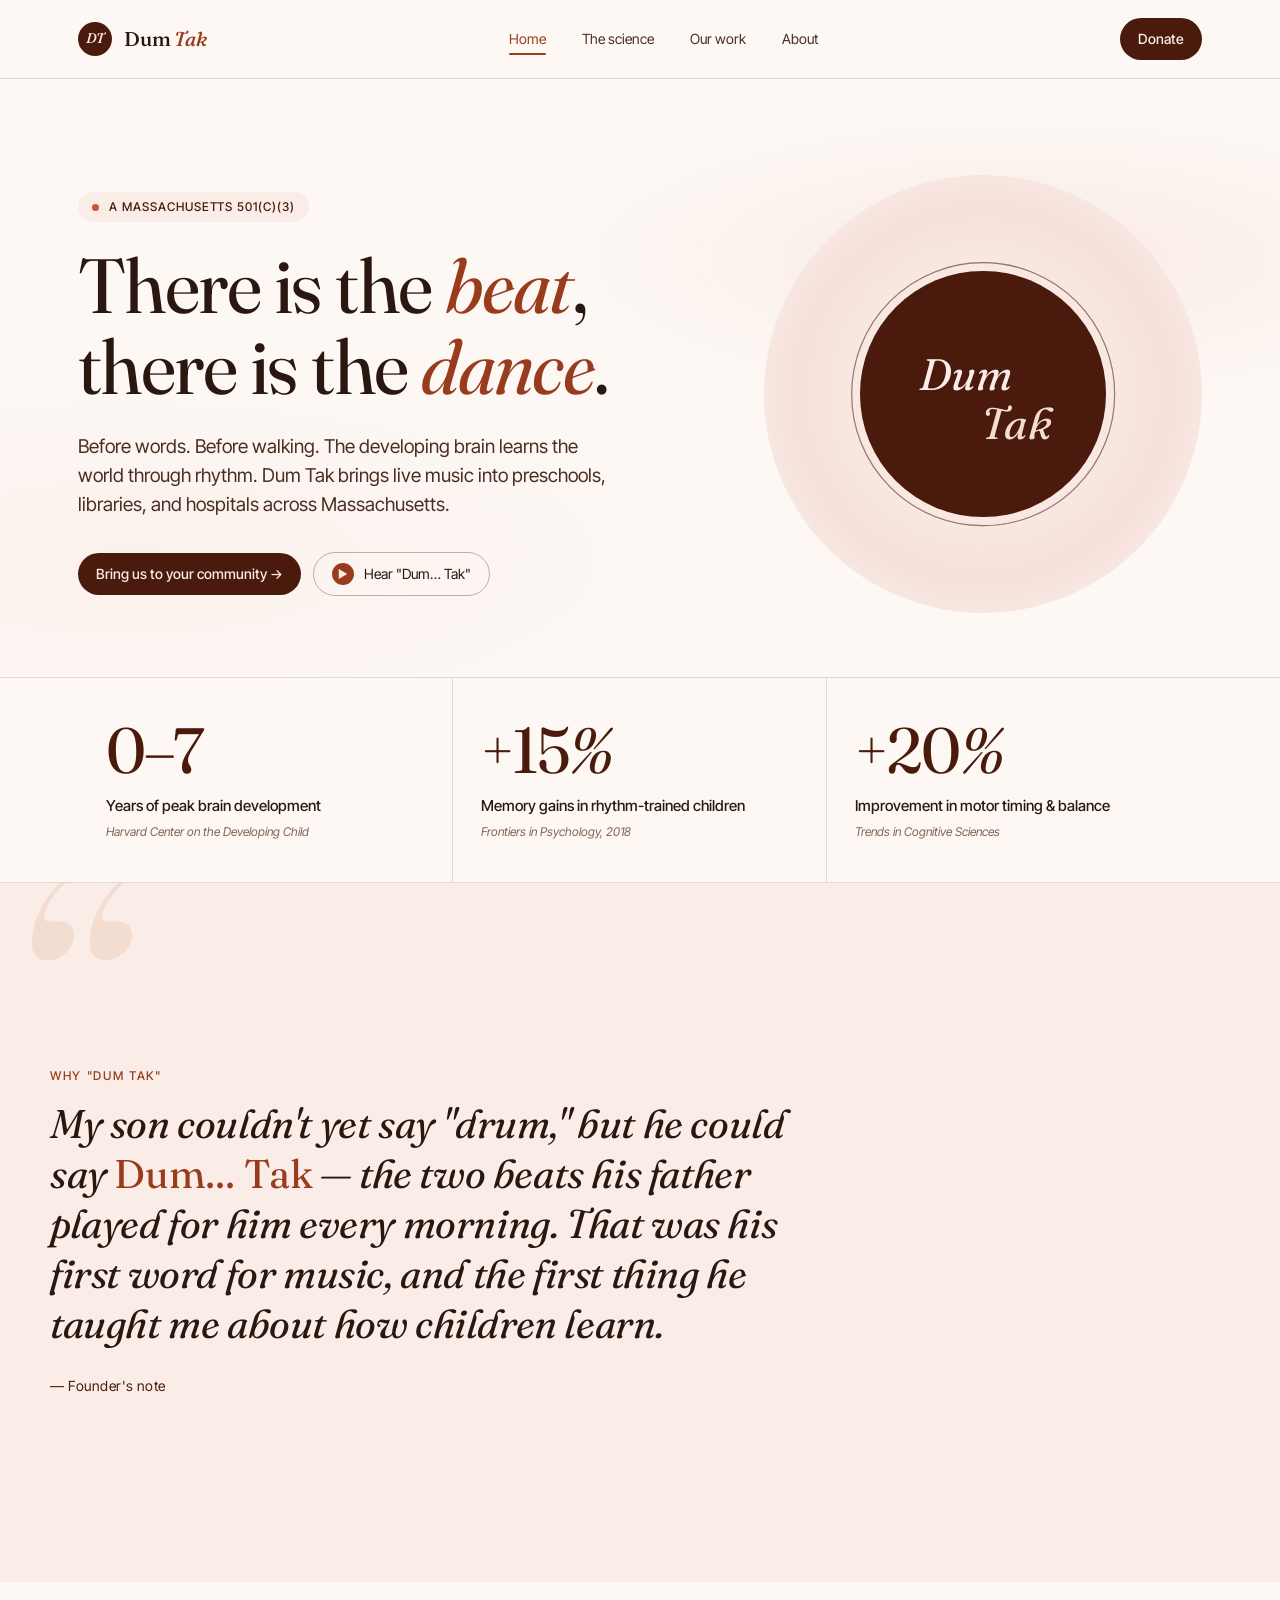
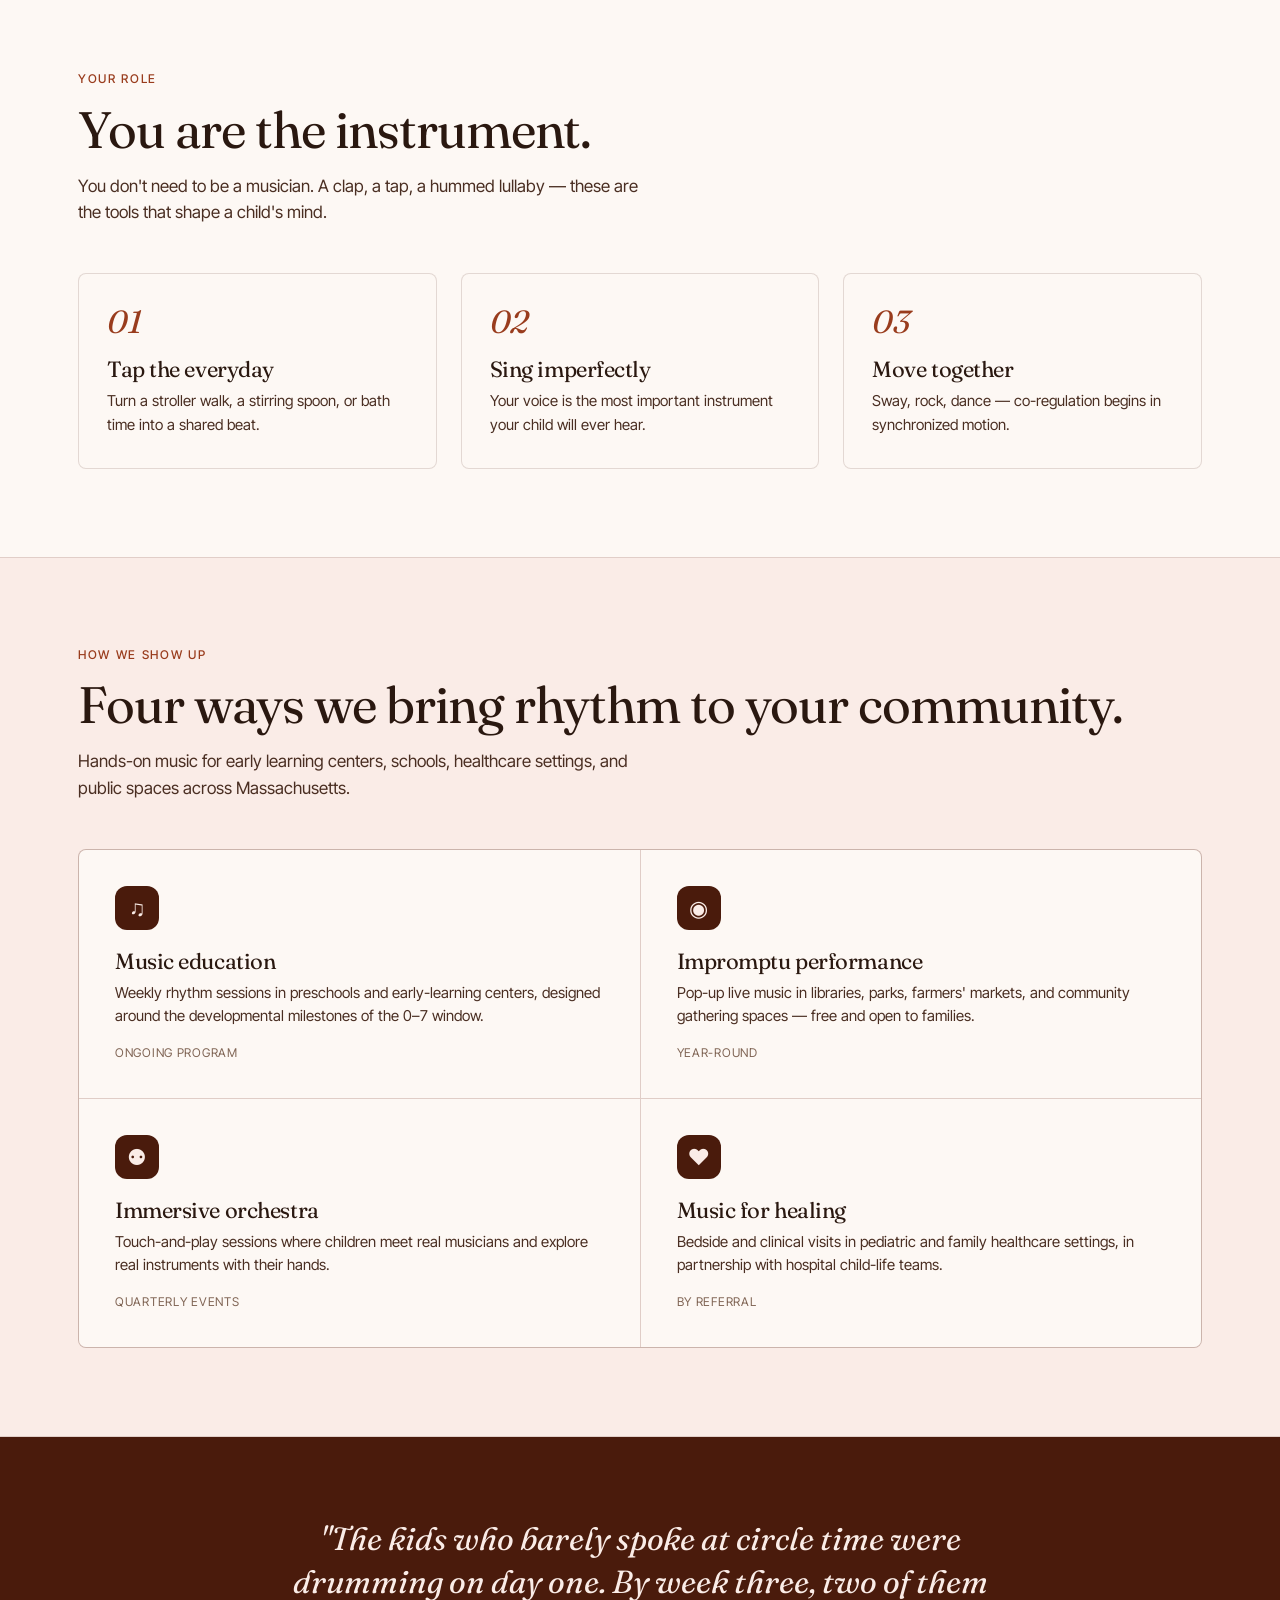
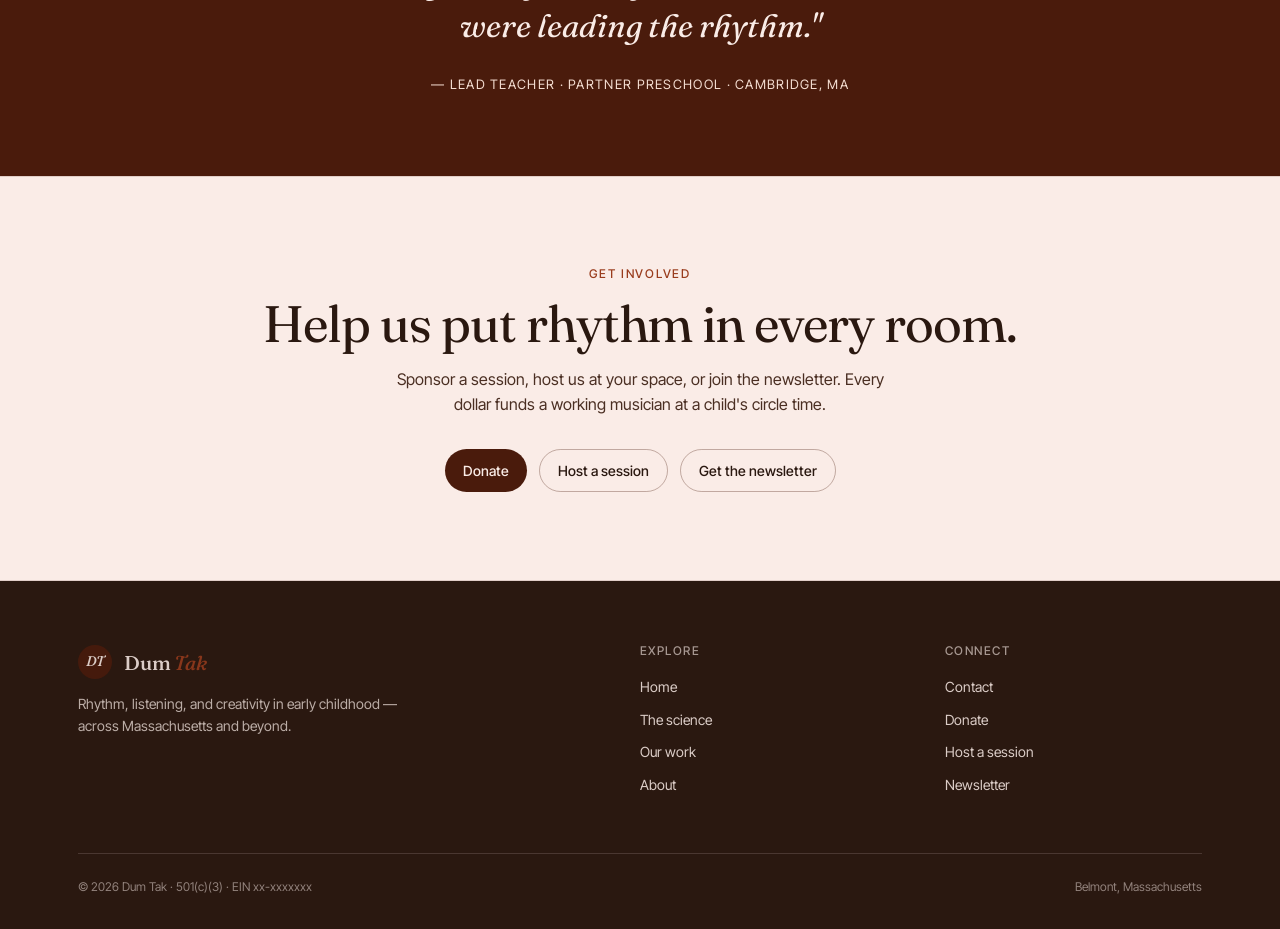
<file: index.html>
<!DOCTYPE html>
<html lang="en">
<head>
  <meta charset="UTF-8" />
  <meta name="viewport" content="width=device-width, initial-scale=1.0" />
  <title>Dum Tak — Rhythm shapes the developing mind</title>
  <meta name="description" content="A Massachusetts non-profit bringing live music and rhythm into early childhood — preschools, libraries, hospitals — because the developing brain learns through sound and motion." />
  <link rel="preconnect" href="https://fonts.googleapis.com" />
  <link rel="preconnect" href="https://fonts.gstatic.com" crossorigin />
  <link href="https://fonts.googleapis.com/css2?family=Fraunces:ital,opsz,wght@0,9..144,300..600;1,9..144,300..600&family=Inter+Tight:wght@400;500;600&display=swap" rel="stylesheet" />
  <link rel="stylesheet" href="styles.css" />
</head>
<body>

<nav class="nav">
  <div class="nav-inner">
    <a href="index.html" class="brand">
      <span class="brand-mark">DT</span>
      <span class="brand-name">Dum <em>Tak</em></span>
    </a>
    <ul class="nav-links">
      <li><a href="index.html" class="active">Home</a></li>
      <li><a href="science.html">The science</a></li>
      <li><a href="work.html">Our work</a></li>
      <li><a href="about.html">About</a></li>
    </ul>
    <a href="contact.html" class="btn btn-primary">Donate</a>
    <button class="nav-toggle" aria-label="Toggle menu">☰</button>
  </div>
</nav>

<header class="hero">
  <div class="container hero-inner">
    <div>
      <span class="eyebrow"><span class="heart-dot"></span> A Massachusetts 501(c)(3)</span>
      <h1>There is the <em>beat</em>,<br />there is the <em>dance</em>.</h1>
      <p class="lede">Before words. Before walking. The developing brain learns the world through rhythm. Dum Tak brings live music into preschools, libraries, and hospitals across Massachusetts.</p>
      <div class="hero-actions">
        <a href="contact.html" class="btn btn-primary">Bring us to your community →</a>
        <button class="audio-btn" type="button">
          <span class="audio-icon">▶</span>
          <span class="audio-label">Hear "Dum… Tak"</span>
        </button>
      </div>
    </div>
    <div class="hero-art">
      <svg class="wave-rings" viewBox="0 0 200 200">
        <circle cx="100" cy="100" r="60" />
        <circle cx="100" cy="100" r="60" />
        <circle cx="100" cy="100" r="60" />
        <circle cx="100" cy="100" r="60" />
      </svg>
      <div class="hero-art-center">
        <span>Dum</span>
        <span>Tak</span>
      </div>
    </div>
  </div>
</header>

<section class="stats" style="padding: 0;">
  <div class="container">
    <div class="stats-grid">
      <div class="stat">
        <div class="stat-num">0–7</div>
        <div class="stat-label">Years of peak brain development</div>
        <div class="stat-cite">Harvard Center on the Developing Child</div>
      </div>
      <div class="stat">
        <div class="stat-num">+15<em>%</em></div>
        <div class="stat-label">Memory gains in rhythm-trained children</div>
        <div class="stat-cite">Frontiers in Psychology, 2018</div>
      </div>
      <div class="stat">
        <div class="stat-num">+20<em>%</em></div>
        <div class="stat-label">Improvement in motor timing &amp; balance</div>
        <div class="stat-cite">Trends in Cognitive Sciences</div>
      </div>
    </div>
  </div>
</section>

<section class="origin">
  <div class="container origin-inner reveal">
    <div class="section-eyebrow">Why "Dum Tak"</div>
    <blockquote>
      My son couldn't yet say "drum," but he could say <strong>Dum… Tak</strong> — the two beats his father played for him every morning. That was his first word for music, and the first thing he taught me about how children learn.
    </blockquote>
    <cite>— Founder's note</cite>
  </div>
</section>

<section>
  <div class="container">
    <div class="reveal">
      <div class="section-eyebrow">Your role</div>
      <h2>You are the instrument.</h2>
      <p class="section-lede">You don't need to be a musician. A clap, a tap, a hummed lullaby — these are the tools that shape a child's mind.</p>
    </div>
    <div class="steps">
      <div class="step reveal">
        <div class="step-num">01</div>
        <h3>Tap the everyday</h3>
        <p>Turn a stroller walk, a stirring spoon, or bath time into a shared beat.</p>
      </div>
      <div class="step reveal">
        <div class="step-num">02</div>
        <h3>Sing imperfectly</h3>
        <p>Your voice is the most important instrument your child will ever hear.</p>
      </div>
      <div class="step reveal">
        <div class="step-num">03</div>
        <h3>Move together</h3>
        <p>Sway, rock, dance — co-regulation begins in synchronized motion.</p>
      </div>
    </div>
  </div>
</section>

<section style="background: var(--cream); border-top: 0.5px solid var(--line); border-bottom: 0.5px solid var(--line);">
  <div class="container">
    <div class="reveal">
      <div class="section-eyebrow">How we show up</div>
      <h2>Four ways we bring rhythm to your community.</h2>
      <p class="section-lede">Hands-on music for early learning centers, schools, healthcare settings, and public spaces across Massachusetts.</p>
    </div>
    <div class="services reveal">
      <a href="work.html" class="service" style="text-decoration: none; color: inherit;">
        <div class="service-icon">♫</div>
        <h3>Music education</h3>
        <p>Weekly rhythm sessions in preschools and early-learning centers, designed around the developmental milestones of the 0–7 window.</p>
        <div class="service-meta">Ongoing program</div>
      </a>
      <a href="work.html" class="service" style="text-decoration: none; color: inherit;">
        <div class="service-icon">◉</div>
        <h3>Impromptu performance</h3>
        <p>Pop-up live music in libraries, parks, farmers' markets, and community gathering spaces — free and open to families.</p>
        <div class="service-meta">Year-round</div>
      </a>
      <a href="work.html" class="service" style="text-decoration: none; color: inherit;">
        <div class="service-icon">⚉</div>
        <h3>Immersive orchestra</h3>
        <p>Touch-and-play sessions where children meet real musicians and explore real instruments with their hands.</p>
        <div class="service-meta">Quarterly events</div>
      </a>
      <a href="work.html" class="service" style="text-decoration: none; color: inherit;">
        <div class="service-icon">♥</div>
        <h3>Music for healing</h3>
        <p>Bedside and clinical visits in pediatric and family healthcare settings, in partnership with hospital child-life teams.</p>
        <div class="service-meta">By referral</div>
      </a>
    </div>
  </div>
</section>

<section class="testimonial">
  <div class="container-narrow reveal">
    <blockquote>"The kids who barely spoke at circle time were drumming on day one. By week three, two of them were leading the rhythm."</blockquote>
    <cite>— Lead teacher · Partner preschool · Cambridge, MA</cite>
  </div>
</section>

<section class="cta-band">
  <div class="container reveal">
    <div class="section-eyebrow">Get involved</div>
    <h2>Help us put rhythm in every room.</h2>
    <p>Sponsor a session, host us at your space, or join the newsletter. Every dollar funds a working musician at a child's circle time.</p>
    <div class="cta-row">
      <a href="contact.html" class="btn btn-primary">Donate</a>
      <a href="contact.html" class="btn btn-ghost">Host a session</a>
      <a href="contact.html" class="btn btn-ghost">Get the newsletter</a>
    </div>
  </div>
</section>

<footer class="footer">
  <div class="container">
    <div class="footer-inner">
      <div class="footer-brand">
        <a href="index.html" class="brand">
          <span class="brand-mark">DT</span>
          <span class="brand-name">Dum <em>Tak</em></span>
        </a>
        <p>Rhythm, listening, and creativity in early childhood — across Massachusetts and beyond.</p>
      </div>
      <div>
        <h4>Explore</h4>
        <ul>
          <li><a href="index.html">Home</a></li>
          <li><a href="science.html">The science</a></li>
          <li><a href="work.html">Our work</a></li>
          <li><a href="about.html">About</a></li>
        </ul>
      </div>
      <div>
        <h4>Connect</h4>
        <ul>
          <li><a href="contact.html">Contact</a></li>
          <li><a href="contact.html">Donate</a></li>
          <li><a href="contact.html">Host a session</a></li>
          <li><a href="contact.html">Newsletter</a></li>
        </ul>
      </div>
    </div>
    <div class="footer-bottom">
      <span>© 2026 Dum Tak · 501(c)(3) · EIN xx-xxxxxxx</span>
      <span>Belmont, Massachusetts</span>
    </div>
  </div>
</footer>

<script src="script.js"></script>
</body>
</html>
</file>
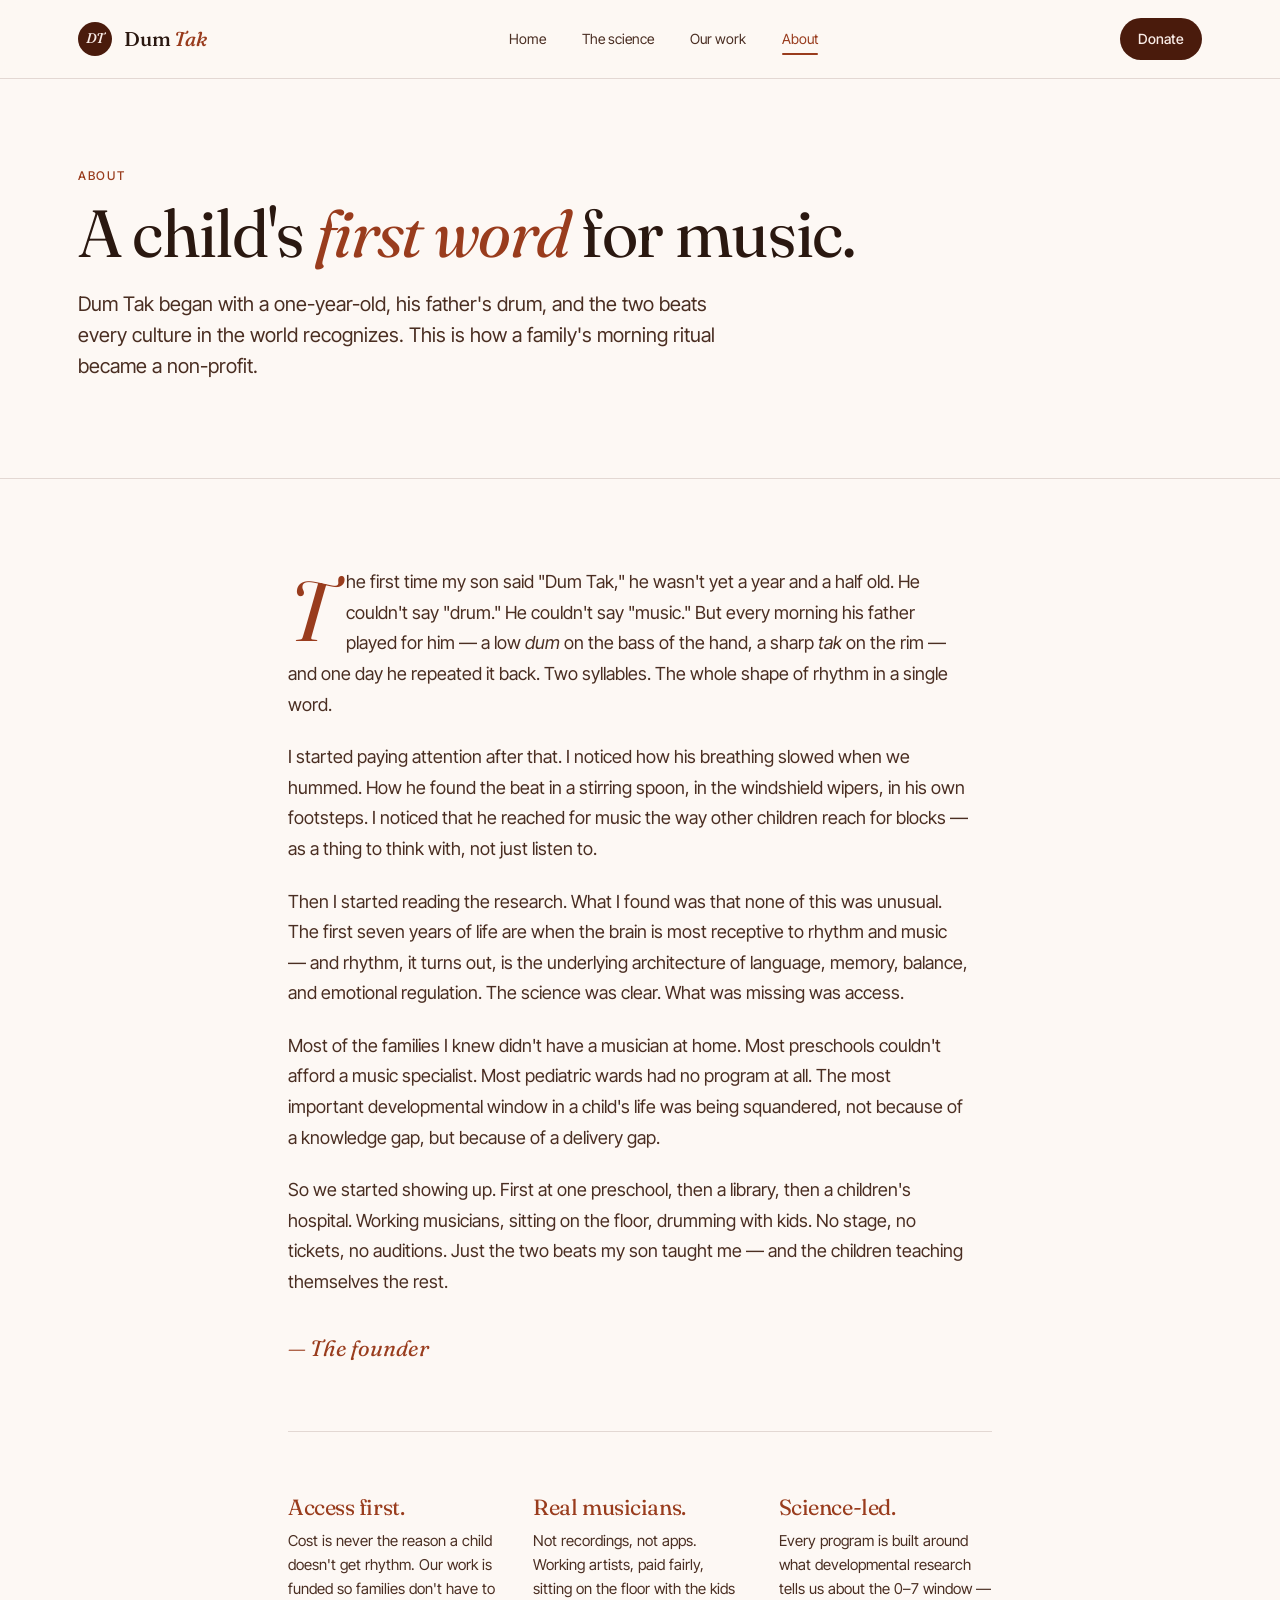
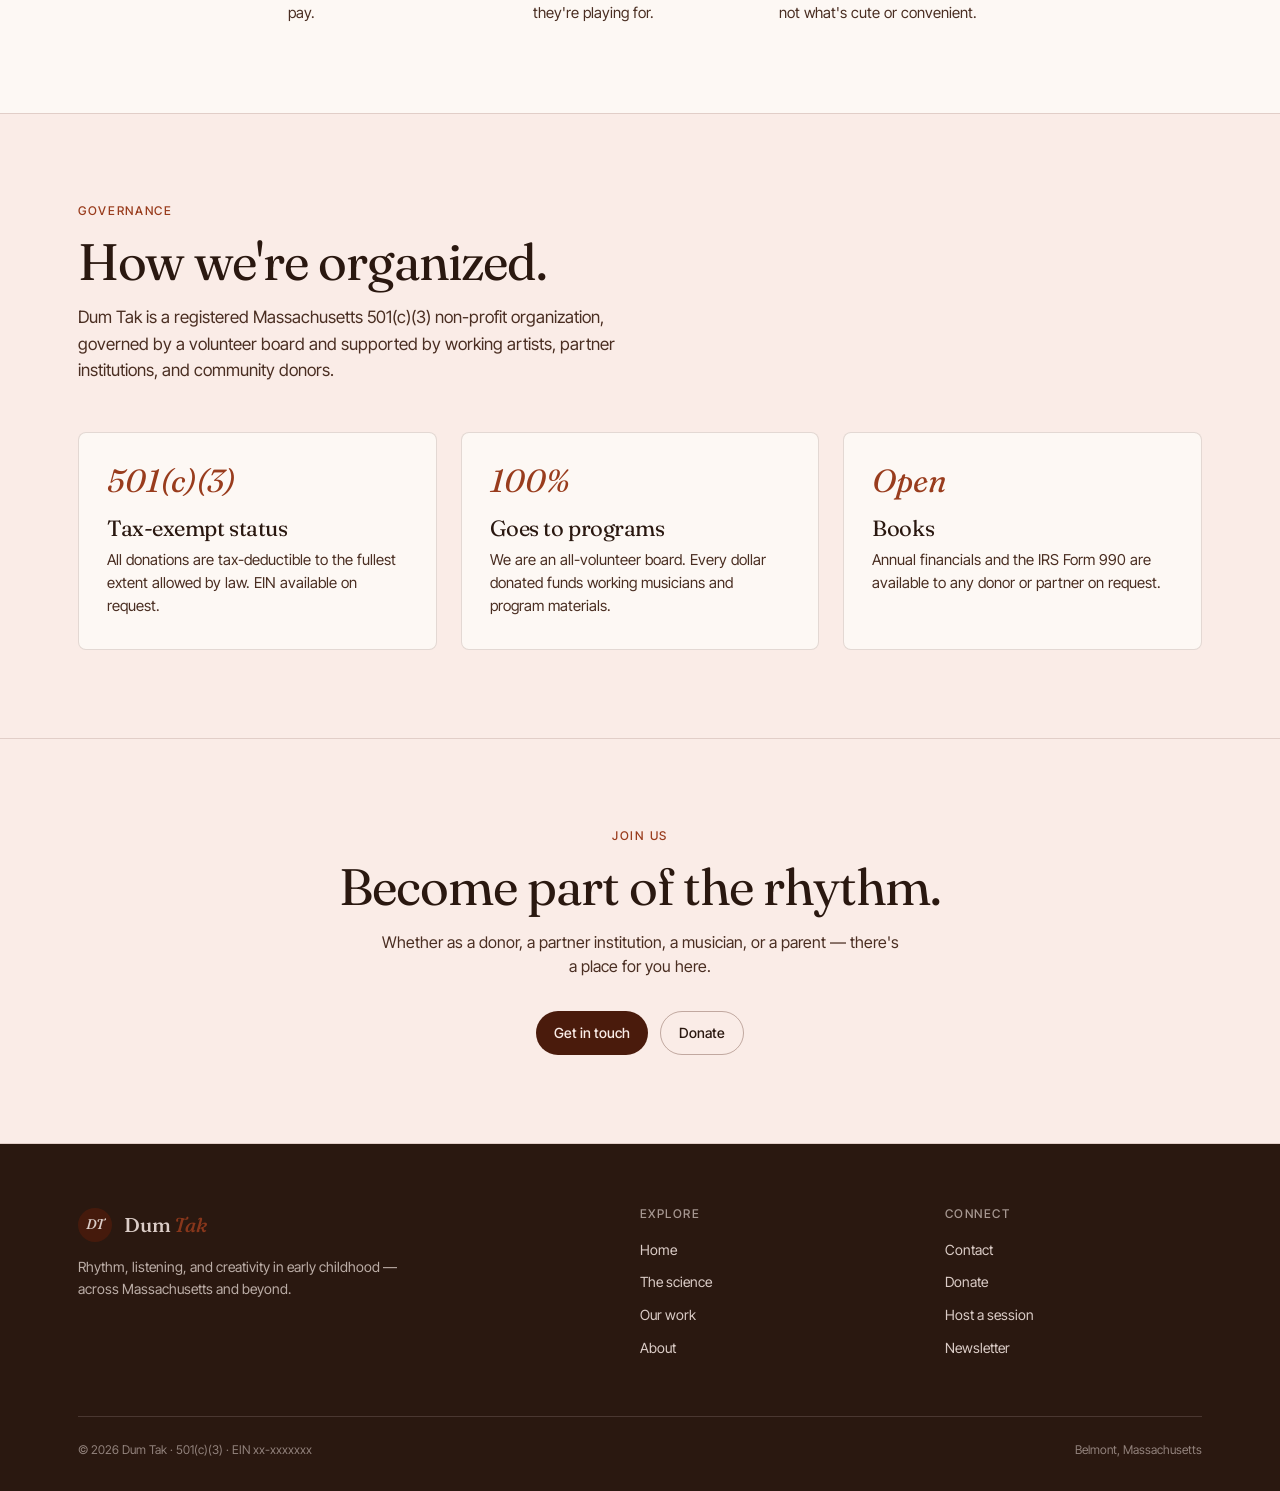
<file: about.html>
<!DOCTYPE html>
<html lang="en">
<head>
  <meta charset="UTF-8" />
  <meta name="viewport" content="width=device-width, initial-scale=1.0" />
  <title>About — Dum Tak</title>
  <meta name="description" content="The story of Dum Tak — how a child's first word for music became a non-profit serving early childhood communities across Massachusetts." />
  <link rel="preconnect" href="https://fonts.googleapis.com" />
  <link rel="preconnect" href="https://fonts.gstatic.com" crossorigin />
  <link href="https://fonts.googleapis.com/css2?family=Fraunces:ital,opsz,wght@0,9..144,300..600;1,9..144,300..600&family=Inter+Tight:wght@400;500;600&display=swap" rel="stylesheet" />
  <link rel="stylesheet" href="styles.css" />
</head>
<body>

<nav class="nav">
  <div class="nav-inner">
    <a href="index.html" class="brand">
      <span class="brand-mark">DT</span>
      <span class="brand-name">Dum <em>Tak</em></span>
    </a>
    <ul class="nav-links">
      <li><a href="index.html">Home</a></li>
      <li><a href="science.html">The science</a></li>
      <li><a href="work.html">Our work</a></li>
      <li><a href="about.html" class="active">About</a></li>
    </ul>
    <a href="contact.html" class="btn btn-primary">Donate</a>
    <button class="nav-toggle" aria-label="Toggle menu">☰</button>
  </div>
</nav>

<header class="page-hero">
  <div class="container">
    <div class="section-eyebrow">About</div>
    <h1>A child's <em>first word</em> for music.</h1>
    <p class="lede">Dum Tak began with a one-year-old, his father's drum, and the two beats every culture in the world recognizes. This is how a family's morning ritual became a non-profit.</p>
  </div>
</header>

<section>
  <div class="container container-narrow">
    <div class="about-prose reveal">
      <p>The first time my son said "Dum Tak," he wasn't yet a year and a half old. He couldn't say "drum." He couldn't say "music." But every morning his father played for him — a low <em>dum</em> on the bass of the hand, a sharp <em>tak</em> on the rim — and one day he repeated it back. Two syllables. The whole shape of rhythm in a single word.</p>

      <p>I started paying attention after that. I noticed how his breathing slowed when we hummed. How he found the beat in a stirring spoon, in the windshield wipers, in his own footsteps. I noticed that he reached for music the way other children reach for blocks — as a thing to think with, not just listen to.</p>

      <p>Then I started reading the research. What I found was that none of this was unusual. The first seven years of life are when the brain is most receptive to rhythm and music — and rhythm, it turns out, is the underlying architecture of language, memory, balance, and emotional regulation. The science was clear. What was missing was access.</p>

      <p>Most of the families I knew didn't have a musician at home. Most preschools couldn't afford a music specialist. Most pediatric wards had no program at all. The most important developmental window in a child's life was being squandered, not because of a knowledge gap, but because of a delivery gap.</p>

      <p>So we started showing up. First at one preschool, then a library, then a children's hospital. Working musicians, sitting on the floor, drumming with kids. No stage, no tickets, no auditions. Just the two beats my son taught me — and the children teaching themselves the rest.</p>

      <p style="font-style: italic; color: var(--coral-deep); font-family: var(--serif); font-size: 22px; margin-top: 32px;">— The founder</p>
    </div>

    <div class="values reveal">
      <div class="value">
        <h3>Access first.</h3>
        <p>Cost is never the reason a child doesn't get rhythm. Our work is funded so families don't have to pay.</p>
      </div>
      <div class="value">
        <h3>Real musicians.</h3>
        <p>Not recordings, not apps. Working artists, paid fairly, sitting on the floor with the kids they're playing for.</p>
      </div>
      <div class="value">
        <h3>Science-led.</h3>
        <p>Every program is built around what developmental research tells us about the 0–7 window — not what's cute or convenient.</p>
      </div>
    </div>
  </div>
</section>

<section style="background: var(--cream); border-top: 0.5px solid var(--line);">
  <div class="container reveal">
    <div class="section-eyebrow">Governance</div>
    <h2>How we're organized.</h2>
    <p class="section-lede">Dum Tak is a registered Massachusetts 501(c)(3) non-profit organization, governed by a volunteer board and supported by working artists, partner institutions, and community donors.</p>
    <div class="steps">
      <div class="step">
        <div class="step-num">501(c)(3)</div>
        <h3>Tax-exempt status</h3>
        <p>All donations are tax-deductible to the fullest extent allowed by law. EIN available on request.</p>
      </div>
      <div class="step">
        <div class="step-num">100<em style="font-style:italic;">%</em></div>
        <h3>Goes to programs</h3>
        <p>We are an all-volunteer board. Every dollar donated funds working musicians and program materials.</p>
      </div>
      <div class="step">
        <div class="step-num">Open</div>
        <h3>Books</h3>
        <p>Annual financials and the IRS Form 990 are available to any donor or partner on request.</p>
      </div>
    </div>
  </div>
</section>

<section class="cta-band">
  <div class="container reveal">
    <div class="section-eyebrow">Join us</div>
    <h2>Become part of the rhythm.</h2>
    <p>Whether as a donor, a partner institution, a musician, or a parent — there's a place for you here.</p>
    <div class="cta-row">
      <a href="contact.html" class="btn btn-primary">Get in touch</a>
      <a href="contact.html" class="btn btn-ghost">Donate</a>
    </div>
  </div>
</section>

<footer class="footer">
  <div class="container">
    <div class="footer-inner">
      <div class="footer-brand">
        <a href="index.html" class="brand">
          <span class="brand-mark">DT</span>
          <span class="brand-name">Dum <em>Tak</em></span>
        </a>
        <p>Rhythm, listening, and creativity in early childhood — across Massachusetts and beyond.</p>
      </div>
      <div>
        <h4>Explore</h4>
        <ul>
          <li><a href="index.html">Home</a></li>
          <li><a href="science.html">The science</a></li>
          <li><a href="work.html">Our work</a></li>
          <li><a href="about.html">About</a></li>
        </ul>
      </div>
      <div>
        <h4>Connect</h4>
        <ul>
          <li><a href="contact.html">Contact</a></li>
          <li><a href="contact.html">Donate</a></li>
          <li><a href="contact.html">Host a session</a></li>
          <li><a href="contact.html">Newsletter</a></li>
        </ul>
      </div>
    </div>
    <div class="footer-bottom">
      <span>© 2026 Dum Tak · 501(c)(3) · EIN xx-xxxxxxx</span>
      <span>Belmont, Massachusetts</span>
    </div>
  </div>
</footer>

<script src="script.js"></script>
</body>
</html>
</file>
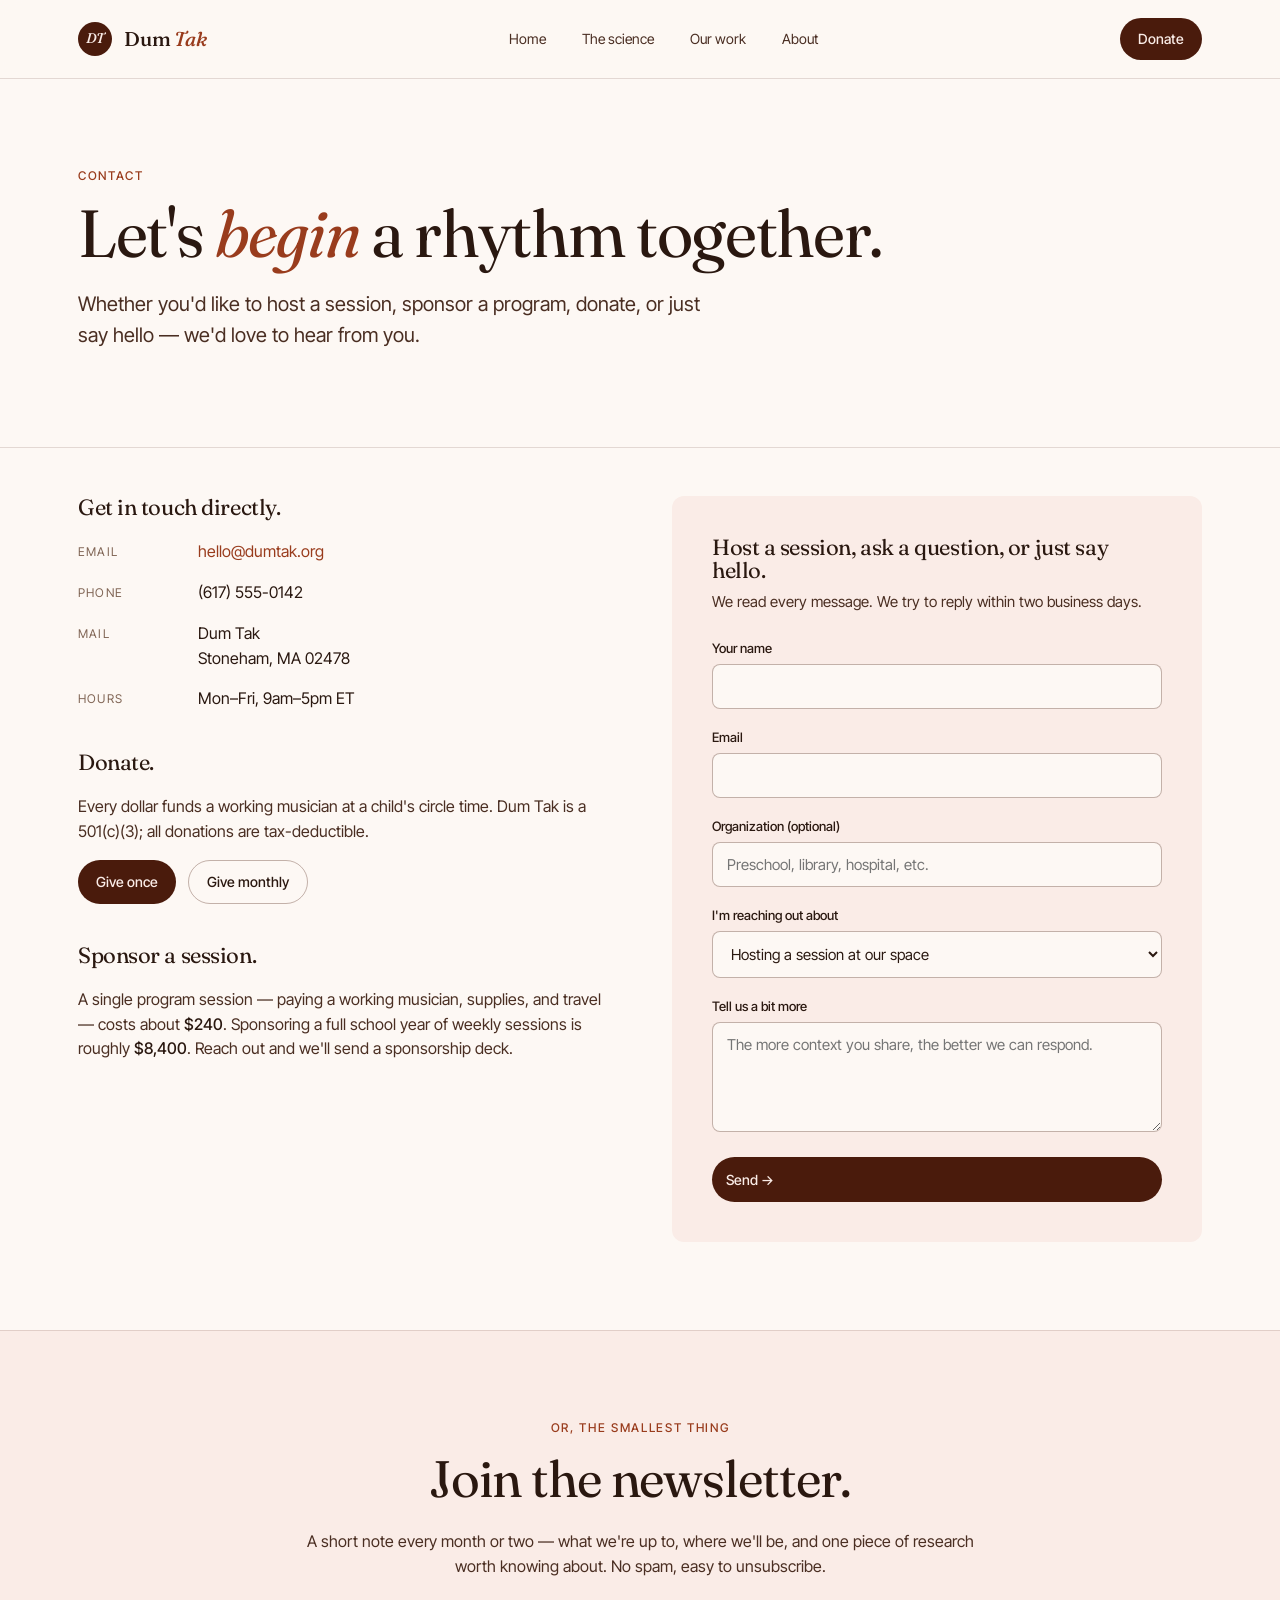
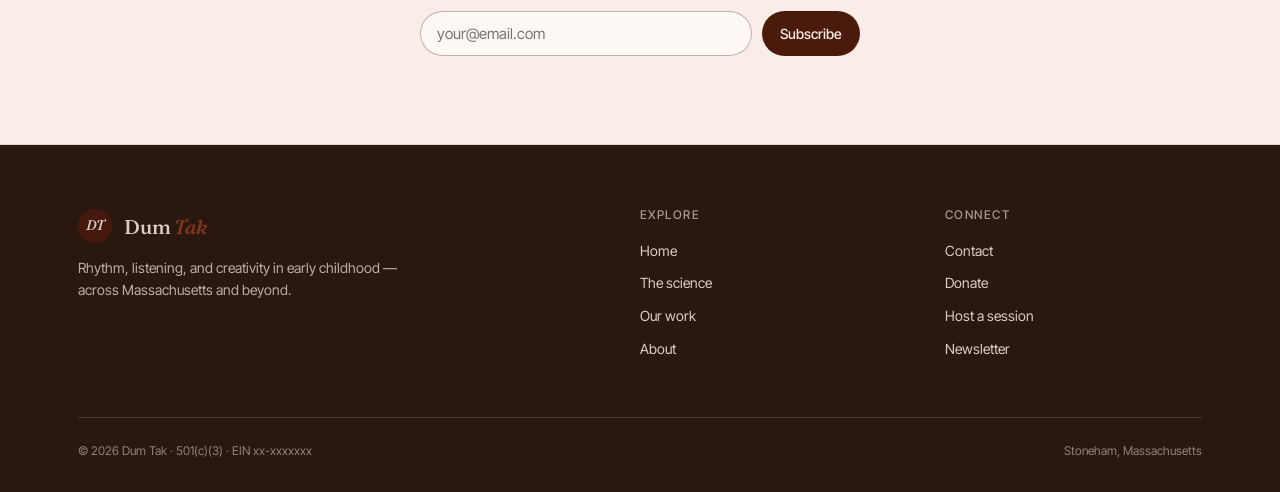
<file: contact.html>
<!DOCTYPE html>
<html lang="en">
<head>
  <meta charset="UTF-8" />
  <meta name="viewport" content="width=device-width, initial-scale=1.0" />
  <title>Contact &amp; donate — Dum Tak</title>
  <meta name="description" content="Reach out to Dum Tak — to host a session, donate, sponsor a program, or join our community newsletter." />
  <link rel="preconnect" href="https://fonts.googleapis.com" />
  <link rel="preconnect" href="https://fonts.gstatic.com" crossorigin />
  <link href="https://fonts.googleapis.com/css2?family=Fraunces:ital,opsz,wght@0,9..144,300..600;1,9..144,300..600&family=Inter+Tight:wght@400;500;600&display=swap" rel="stylesheet" />
  <link rel="stylesheet" href="styles.css" />
</head>
<body>

<nav class="nav">
  <div class="nav-inner">
    <a href="index.html" class="brand">
      <span class="brand-mark">DT</span>
      <span class="brand-name">Dum <em>Tak</em></span>
    </a>
    <ul class="nav-links">
      <li><a href="index.html">Home</a></li>
      <li><a href="science.html">The science</a></li>
      <li><a href="work.html">Our work</a></li>
      <li><a href="about.html">About</a></li>
    </ul>
    <a href="contact.html" class="btn btn-primary active">Donate</a>
    <button class="nav-toggle" aria-label="Toggle menu">☰</button>
  </div>
</nav>

<header class="page-hero">
  <div class="container">
    <div class="section-eyebrow">Contact</div>
    <h1>Let's <em>begin</em> a rhythm together.</h1>
    <p class="lede">Whether you'd like to host a session, sponsor a program, donate, or just say hello — we'd love to hear from you.</p>
  </div>
</header>

<section style="padding-top: 0;">
  <div class="container">
    <div class="contact-grid">

      <div class="contact-info reveal">
        <h3>Get in touch directly.</h3>
        <dl>
          <dt>Email</dt>
          <dd><a href="mailto:hello@dumtak.org">hello@dumtak.org</a></dd>
          <dt>Phone</dt>
          <dd>(617) 555-0142</dd>
          <dt>Mail</dt>
          <dd>Dum Tak<br />Stoneham, MA 02478</dd>
          <dt>Hours</dt>
          <dd>Mon–Fri, 9am–5pm ET</dd>
        </dl>

        <h3 style="margin-top: 40px;">Donate.</h3>
        <p style="color: var(--ink-soft); margin-bottom: 16px;">Every dollar funds a working musician at a child's circle time. Dum Tak is a 501(c)(3); all donations are tax-deductible.</p>
        <div class="cta-row" style="justify-content: flex-start;">
          <a href="#" class="btn btn-primary">Give once</a>
          <a href="#" class="btn btn-ghost">Give monthly</a>
        </div>

        <h3 style="margin-top: 40px;">Sponsor a session.</h3>
        <p style="color: var(--ink-soft); margin-bottom: 0;">A single program session — paying a working musician, supplies, and travel — costs about <strong style="color: var(--ink); font-weight: 500;">$240</strong>. Sponsoring a full school year of weekly sessions is roughly <strong style="color: var(--ink); font-weight: 500;">$8,400</strong>. Reach out and we'll send a sponsorship deck.</p>
      </div>

      <div class="form-card reveal">
        <h3>Host a session, ask a question, or just say hello.</h3>
        <p class="form-lede">We read every message. We try to reply within two business days.</p>
        <form onsubmit="event.preventDefault(); alert('Thanks — we\'ll be in touch within two business days. (Demo form)');">
          <div class="field">
            <label for="name">Your name</label>
            <input type="text" id="name" required />
          </div>
          <div class="field">
            <label for="email">Email</label>
            <input type="email" id="email" required />
          </div>
          <div class="field">
            <label for="org">Organization (optional)</label>
            <input type="text" id="org" placeholder="Preschool, library, hospital, etc." />
          </div>
          <div class="field">
            <label for="reason">I'm reaching out about</label>
            <select id="reason">
              <option>Hosting a session at our space</option>
              <option>Sponsoring a program</option>
              <option>Donating</option>
              <option>Joining as a musician</option>
              <option>Press or media</option>
              <option>Just saying hello</option>
            </select>
          </div>
          <div class="field">
            <label for="message">Tell us a bit more</label>
            <textarea id="message" placeholder="The more context you share, the better we can respond."></textarea>
          </div>
          <button type="submit" class="btn btn-primary">Send →</button>
        </form>
      </div>

    </div>
  </div>
</section>

<section style="background: var(--cream); border-top: 0.5px solid var(--line); border-bottom: 0.5px solid var(--line);">
  <div class="container container-narrow reveal" style="text-align: center;">
    <div class="section-eyebrow">Or, the smallest thing</div>
    <h2 style="margin-bottom: 24px;">Join the newsletter.</h2>
    <p style="color: var(--ink-soft); margin-bottom: 32px;">A short note every month or two — what we're up to, where we'll be, and one piece of research worth knowing about. No spam, easy to unsubscribe.</p>
    <form onsubmit="event.preventDefault(); alert('Thanks for subscribing! (Demo)');" style="display: flex; gap: 10px; max-width: 440px; margin: 0 auto; flex-wrap: wrap;">
      <input type="email" placeholder="your@email.com" required style="flex: 1; min-width: 220px; padding: 12px 16px; border: 1px solid var(--line-strong); border-radius: 999px; background: var(--bone); font-family: inherit; font-size: 15px;" />
      <button type="submit" class="btn btn-primary">Subscribe</button>
    </form>
  </div>
</section>

<footer class="footer">
  <div class="container">
    <div class="footer-inner">
      <div class="footer-brand">
        <a href="index.html" class="brand">
          <span class="brand-mark">DT</span>
          <span class="brand-name">Dum <em>Tak</em></span>
        </a>
        <p>Rhythm, listening, and creativity in early childhood — across Massachusetts and beyond.</p>
      </div>
      <div>
        <h4>Explore</h4>
        <ul>
          <li><a href="index.html">Home</a></li>
          <li><a href="science.html">The science</a></li>
          <li><a href="work.html">Our work</a></li>
          <li><a href="about.html">About</a></li>
        </ul>
      </div>
      <div>
        <h4>Connect</h4>
        <ul>
          <li><a href="contact.html">Contact</a></li>
          <li><a href="contact.html">Donate</a></li>
          <li><a href="contact.html">Host a session</a></li>
          <li><a href="contact.html">Newsletter</a></li>
        </ul>
      </div>
    </div>
    <div class="footer-bottom">
      <span>© 2026 Dum Tak · 501(c)(3) · EIN xx-xxxxxxx</span>
      <span>Stoneham, Massachusetts</span>
    </div>
  </div>
</footer>

<script src="script.js"></script>
</body>
</html>
</file>
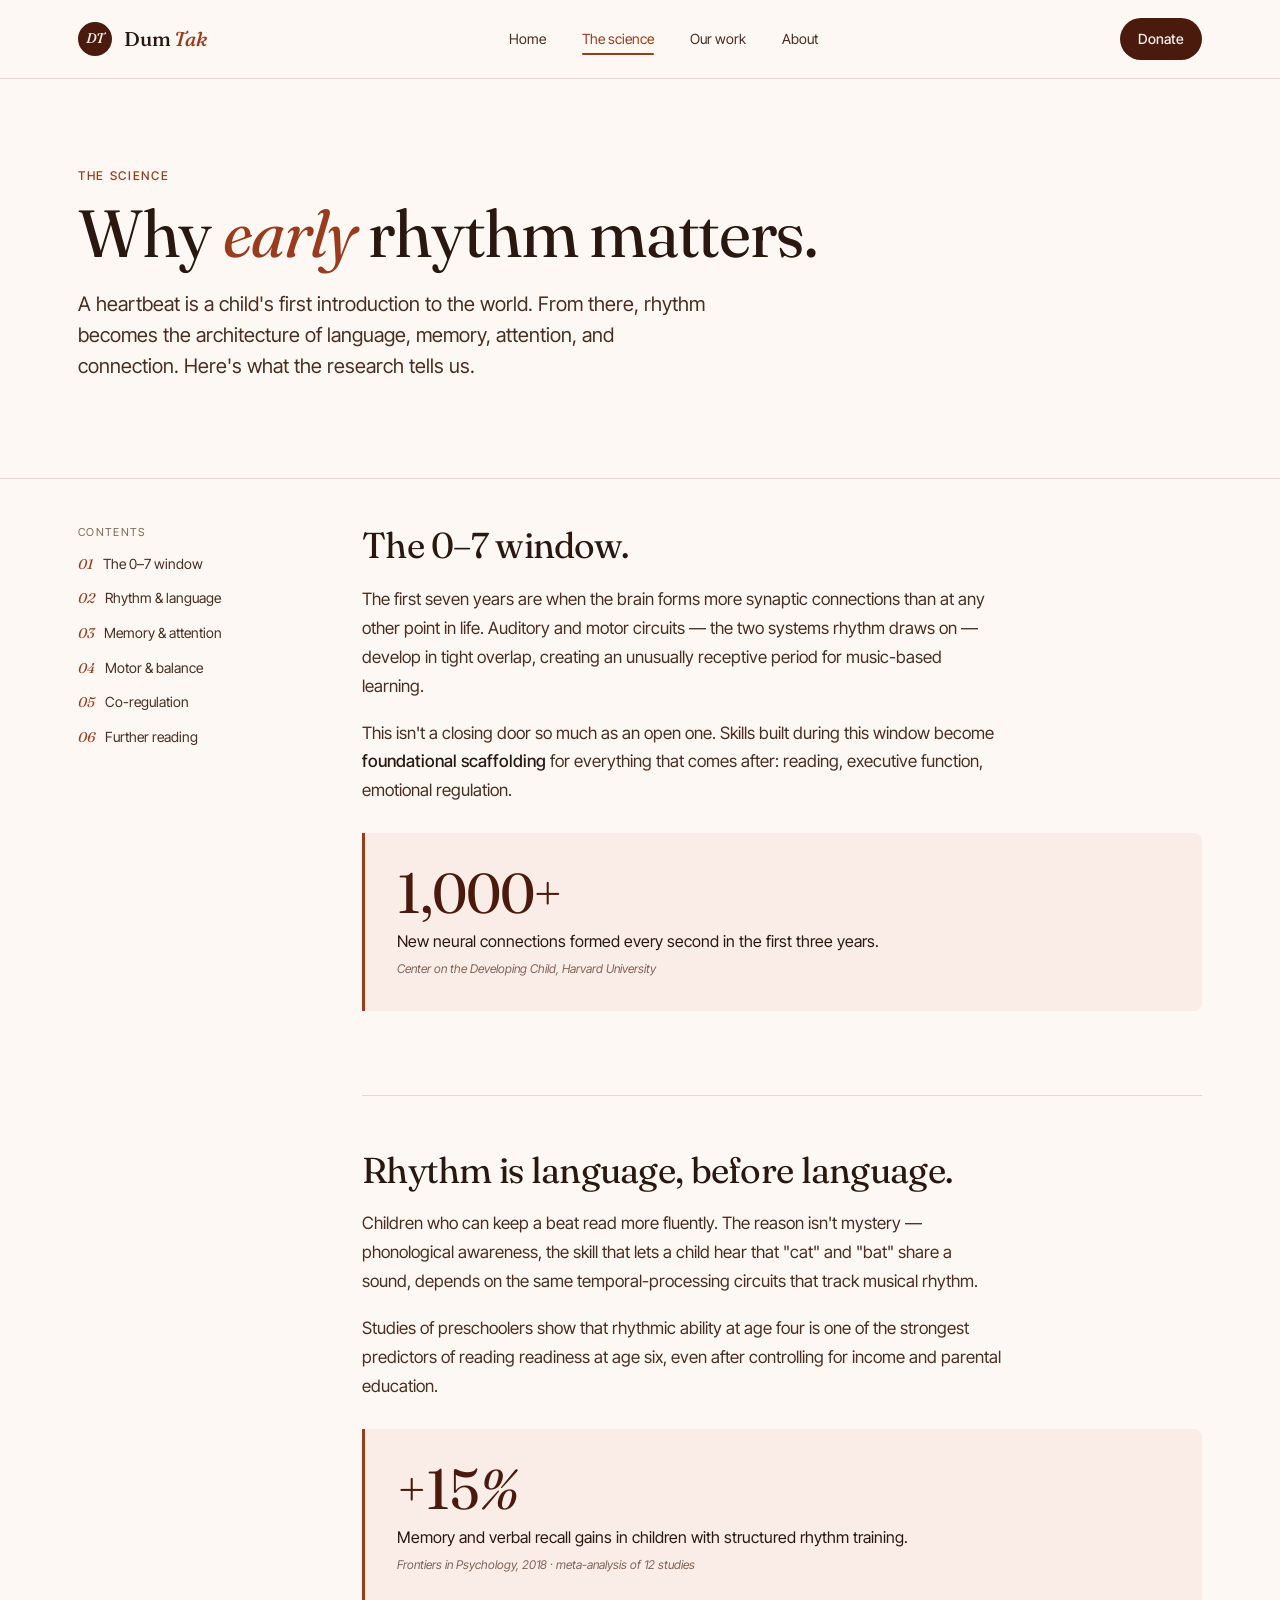
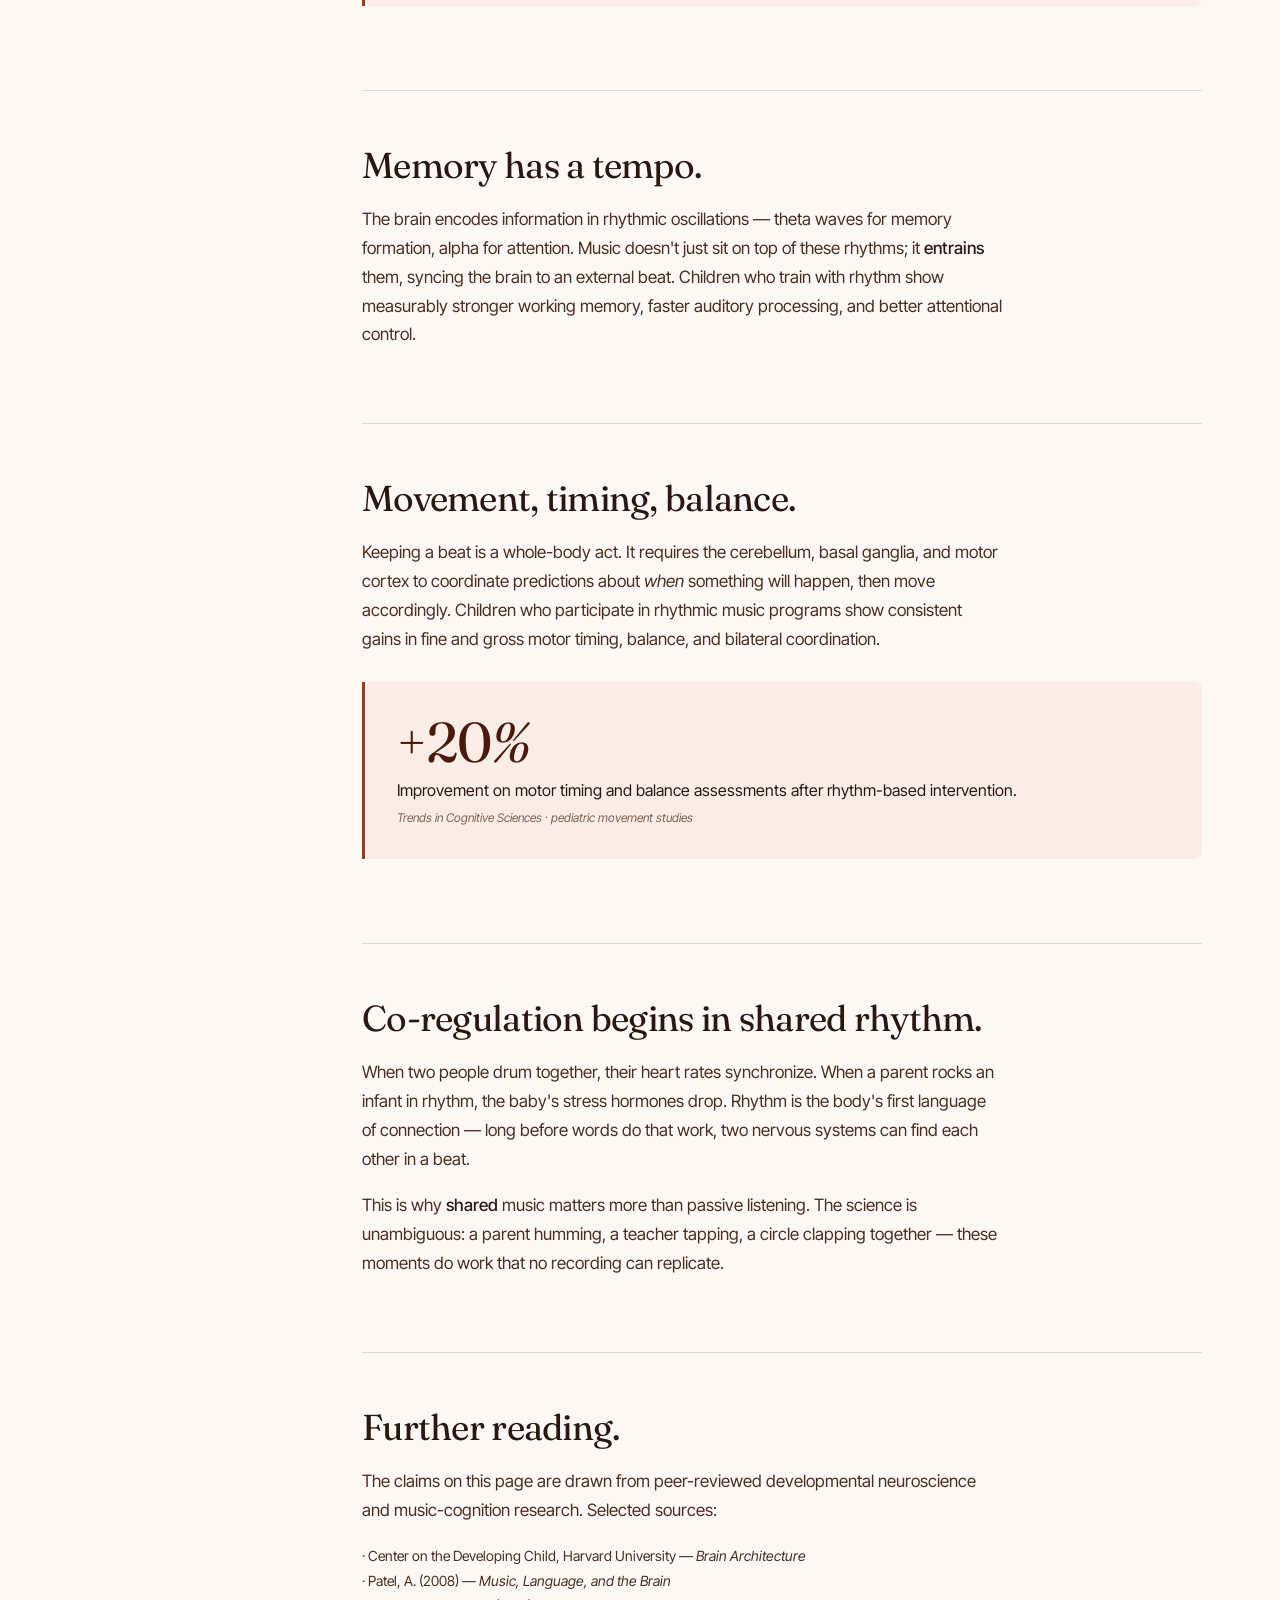
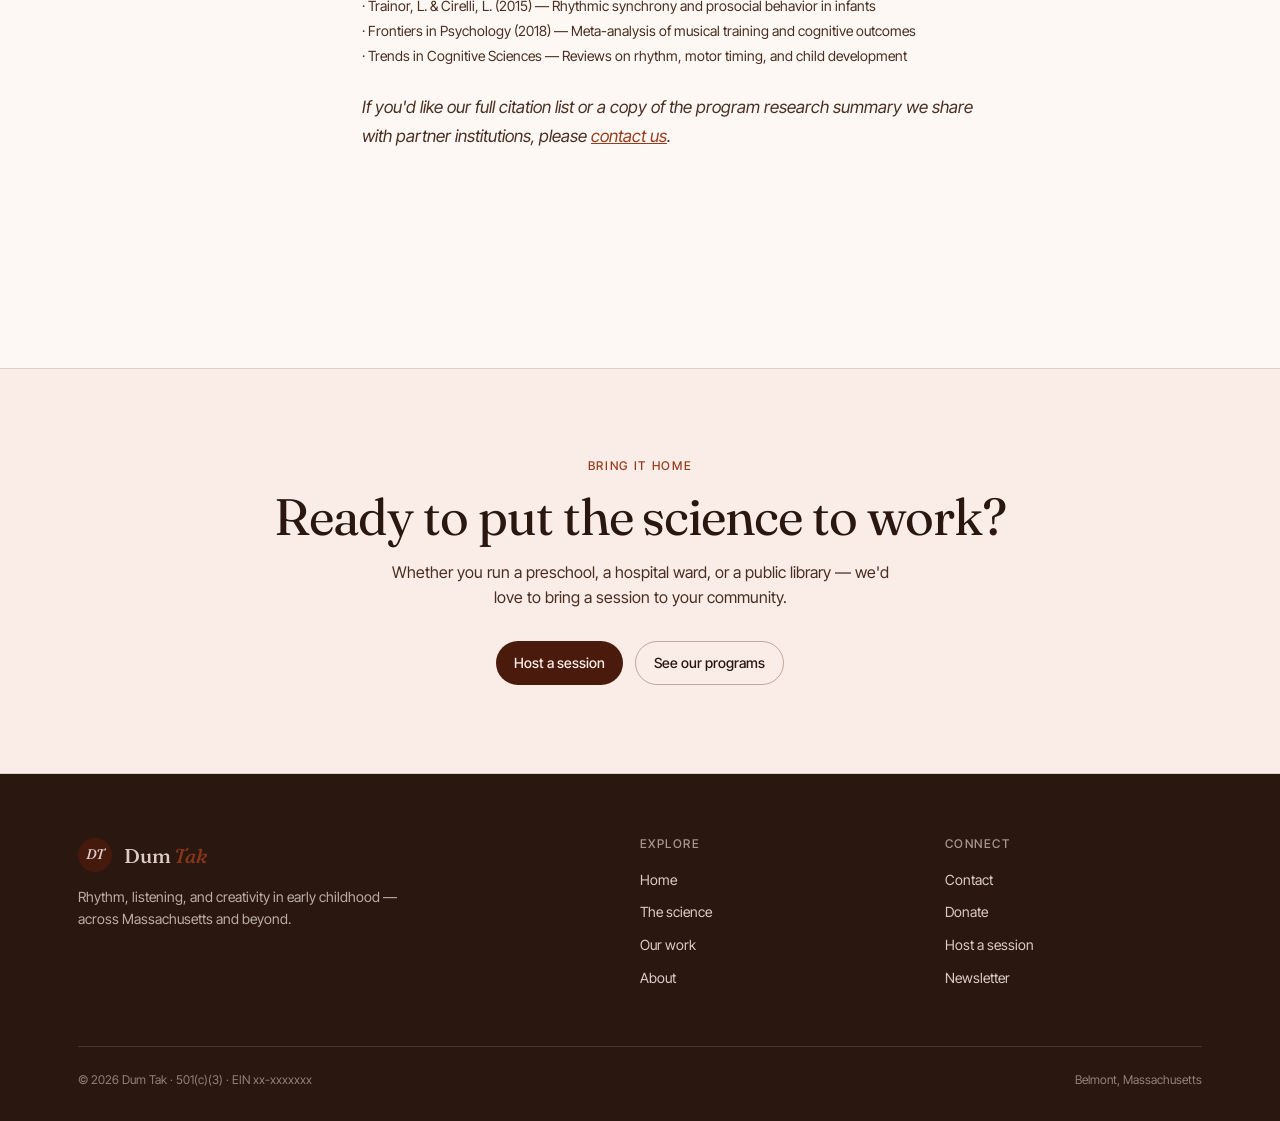
<file: science.html>
<!DOCTYPE html>
<html lang="en">
<head>
  <meta charset="UTF-8" />
  <meta name="viewport" content="width=device-width, initial-scale=1.0" />
  <title>The science of early rhythm — Dum Tak</title>
  <meta name="description" content="What developmental neuroscience and education research tell us about rhythm, music, and the brain in the first seven years." />
  <link rel="preconnect" href="https://fonts.googleapis.com" />
  <link rel="preconnect" href="https://fonts.gstatic.com" crossorigin />
  <link href="https://fonts.googleapis.com/css2?family=Fraunces:ital,opsz,wght@0,9..144,300..600;1,9..144,300..600&family=Inter+Tight:wght@400;500;600&display=swap" rel="stylesheet" />
  <link rel="stylesheet" href="styles.css" />
</head>
<body>

<nav class="nav">
  <div class="nav-inner">
    <a href="index.html" class="brand">
      <span class="brand-mark">DT</span>
      <span class="brand-name">Dum <em>Tak</em></span>
    </a>
    <ul class="nav-links">
      <li><a href="index.html">Home</a></li>
      <li><a href="science.html" class="active">The science</a></li>
      <li><a href="work.html">Our work</a></li>
      <li><a href="about.html">About</a></li>
    </ul>
    <a href="contact.html" class="btn btn-primary">Donate</a>
    <button class="nav-toggle" aria-label="Toggle menu">☰</button>
  </div>
</nav>

<header class="page-hero">
  <div class="container">
    <div class="section-eyebrow">The science</div>
    <h1>Why <em>early</em> rhythm matters.</h1>
    <p class="lede">A heartbeat is a child's first introduction to the world. From there, rhythm becomes the architecture of language, memory, attention, and connection. Here's what the research tells us.</p>
  </div>
</header>

<section style="padding-top: 0;">
  <div class="container">
    <div class="science-grid">

      <aside class="science-toc">
        <h4>Contents</h4>
        <ol>
          <li><a href="#window">The 0–7 window</a></li>
          <li><a href="#language">Rhythm &amp; language</a></li>
          <li><a href="#memory">Memory &amp; attention</a></li>
          <li><a href="#motor">Motor &amp; balance</a></li>
          <li><a href="#social">Co-regulation</a></li>
          <li><a href="#sources">Further reading</a></li>
        </ol>
      </aside>

      <article class="science-article">

        <section id="window">
          <h2>The 0–7 window.</h2>
          <p>The first seven years are when the brain forms more synaptic connections than at any other point in life. Auditory and motor circuits — the two systems rhythm draws on — develop in tight overlap, creating an unusually receptive period for music-based learning.</p>
          <p>This isn't a closing door so much as an open one. Skills built during this window become <strong>foundational scaffolding</strong> for everything that comes after: reading, executive function, emotional regulation.</p>
          <div class="pull-stat">
            <div class="pull-stat-num">1,000+</div>
            <div class="pull-stat-label">New neural connections formed every second in the first three years.</div>
            <div class="pull-stat-cite">Center on the Developing Child, Harvard University</div>
          </div>
        </section>

        <section id="language">
          <h2>Rhythm is language, before language.</h2>
          <p>Children who can keep a beat read more fluently. The reason isn't mystery — phonological awareness, the skill that lets a child hear that "cat" and "bat" share a sound, depends on the same temporal-processing circuits that track musical rhythm.</p>
          <p>Studies of preschoolers show that rhythmic ability at age four is one of the strongest predictors of reading readiness at age six, even after controlling for income and parental education.</p>
          <div class="pull-stat">
            <div class="pull-stat-num">+15<em style="font-style:italic;">%</em></div>
            <div class="pull-stat-label">Memory and verbal recall gains in children with structured rhythm training.</div>
            <div class="pull-stat-cite">Frontiers in Psychology, 2018 · meta-analysis of 12 studies</div>
          </div>
        </section>

        <section id="memory">
          <h2>Memory has a tempo.</h2>
          <p>The brain encodes information in rhythmic oscillations — theta waves for memory formation, alpha for attention. Music doesn't just sit on top of these rhythms; it <strong>entrains</strong> them, syncing the brain to an external beat. Children who train with rhythm show measurably stronger working memory, faster auditory processing, and better attentional control.</p>
        </section>

        <section id="motor">
          <h2>Movement, timing, balance.</h2>
          <p>Keeping a beat is a whole-body act. It requires the cerebellum, basal ganglia, and motor cortex to coordinate predictions about <em>when</em> something will happen, then move accordingly. Children who participate in rhythmic music programs show consistent gains in fine and gross motor timing, balance, and bilateral coordination.</p>
          <div class="pull-stat">
            <div class="pull-stat-num">+20<em style="font-style:italic;">%</em></div>
            <div class="pull-stat-label">Improvement on motor timing and balance assessments after rhythm-based intervention.</div>
            <div class="pull-stat-cite">Trends in Cognitive Sciences · pediatric movement studies</div>
          </div>
        </section>

        <section id="social">
          <h2>Co-regulation begins in shared rhythm.</h2>
          <p>When two people drum together, their heart rates synchronize. When a parent rocks an infant in rhythm, the baby's stress hormones drop. Rhythm is the body's first language of connection — long before words do that work, two nervous systems can find each other in a beat.</p>
          <p>This is why <strong>shared</strong> music matters more than passive listening. The science is unambiguous: a parent humming, a teacher tapping, a circle clapping together — these moments do work that no recording can replicate.</p>
        </section>

        <section id="sources">
          <h2>Further reading.</h2>
          <p>The claims on this page are drawn from peer-reviewed developmental neuroscience and music-cognition research. Selected sources:</p>
          <p style="font-size: 14px; line-height: 1.8;">
            · Center on the Developing Child, Harvard University — <em>Brain Architecture</em><br />
            · Patel, A. (2008) — <em>Music, Language, and the Brain</em><br />
            · Trainor, L. &amp; Cirelli, L. (2015) — Rhythmic synchrony and prosocial behavior in infants<br />
            · Frontiers in Psychology (2018) — Meta-analysis of musical training and cognitive outcomes<br />
            · Trends in Cognitive Sciences — Reviews on rhythm, motor timing, and child development
          </p>
          <p style="margin-top: 24px;"><em>If you'd like our full citation list or a copy of the program research summary we share with partner institutions, please <a href="contact.html" style="color: var(--coral-deep);">contact us</a>.</em></p>
        </section>

      </article>
    </div>
  </div>
</section>

<section class="cta-band">
  <div class="container reveal">
    <div class="section-eyebrow">Bring it home</div>
    <h2>Ready to put the science to work?</h2>
    <p>Whether you run a preschool, a hospital ward, or a public library — we'd love to bring a session to your community.</p>
    <div class="cta-row">
      <a href="contact.html" class="btn btn-primary">Host a session</a>
      <a href="work.html" class="btn btn-ghost">See our programs</a>
    </div>
  </div>
</section>

<footer class="footer">
  <div class="container">
    <div class="footer-inner">
      <div class="footer-brand">
        <a href="index.html" class="brand">
          <span class="brand-mark">DT</span>
          <span class="brand-name">Dum <em>Tak</em></span>
        </a>
        <p>Rhythm, listening, and creativity in early childhood — across Massachusetts and beyond.</p>
      </div>
      <div>
        <h4>Explore</h4>
        <ul>
          <li><a href="index.html">Home</a></li>
          <li><a href="science.html">The science</a></li>
          <li><a href="work.html">Our work</a></li>
          <li><a href="about.html">About</a></li>
        </ul>
      </div>
      <div>
        <h4>Connect</h4>
        <ul>
          <li><a href="contact.html">Contact</a></li>
          <li><a href="contact.html">Donate</a></li>
          <li><a href="contact.html">Host a session</a></li>
          <li><a href="contact.html">Newsletter</a></li>
        </ul>
      </div>
    </div>
    <div class="footer-bottom">
      <span>© 2026 Dum Tak · 501(c)(3) · EIN xx-xxxxxxx</span>
      <span>Belmont, Massachusetts</span>
    </div>
  </div>
</footer>

<script src="script.js"></script>
</body>
</html>
</file>
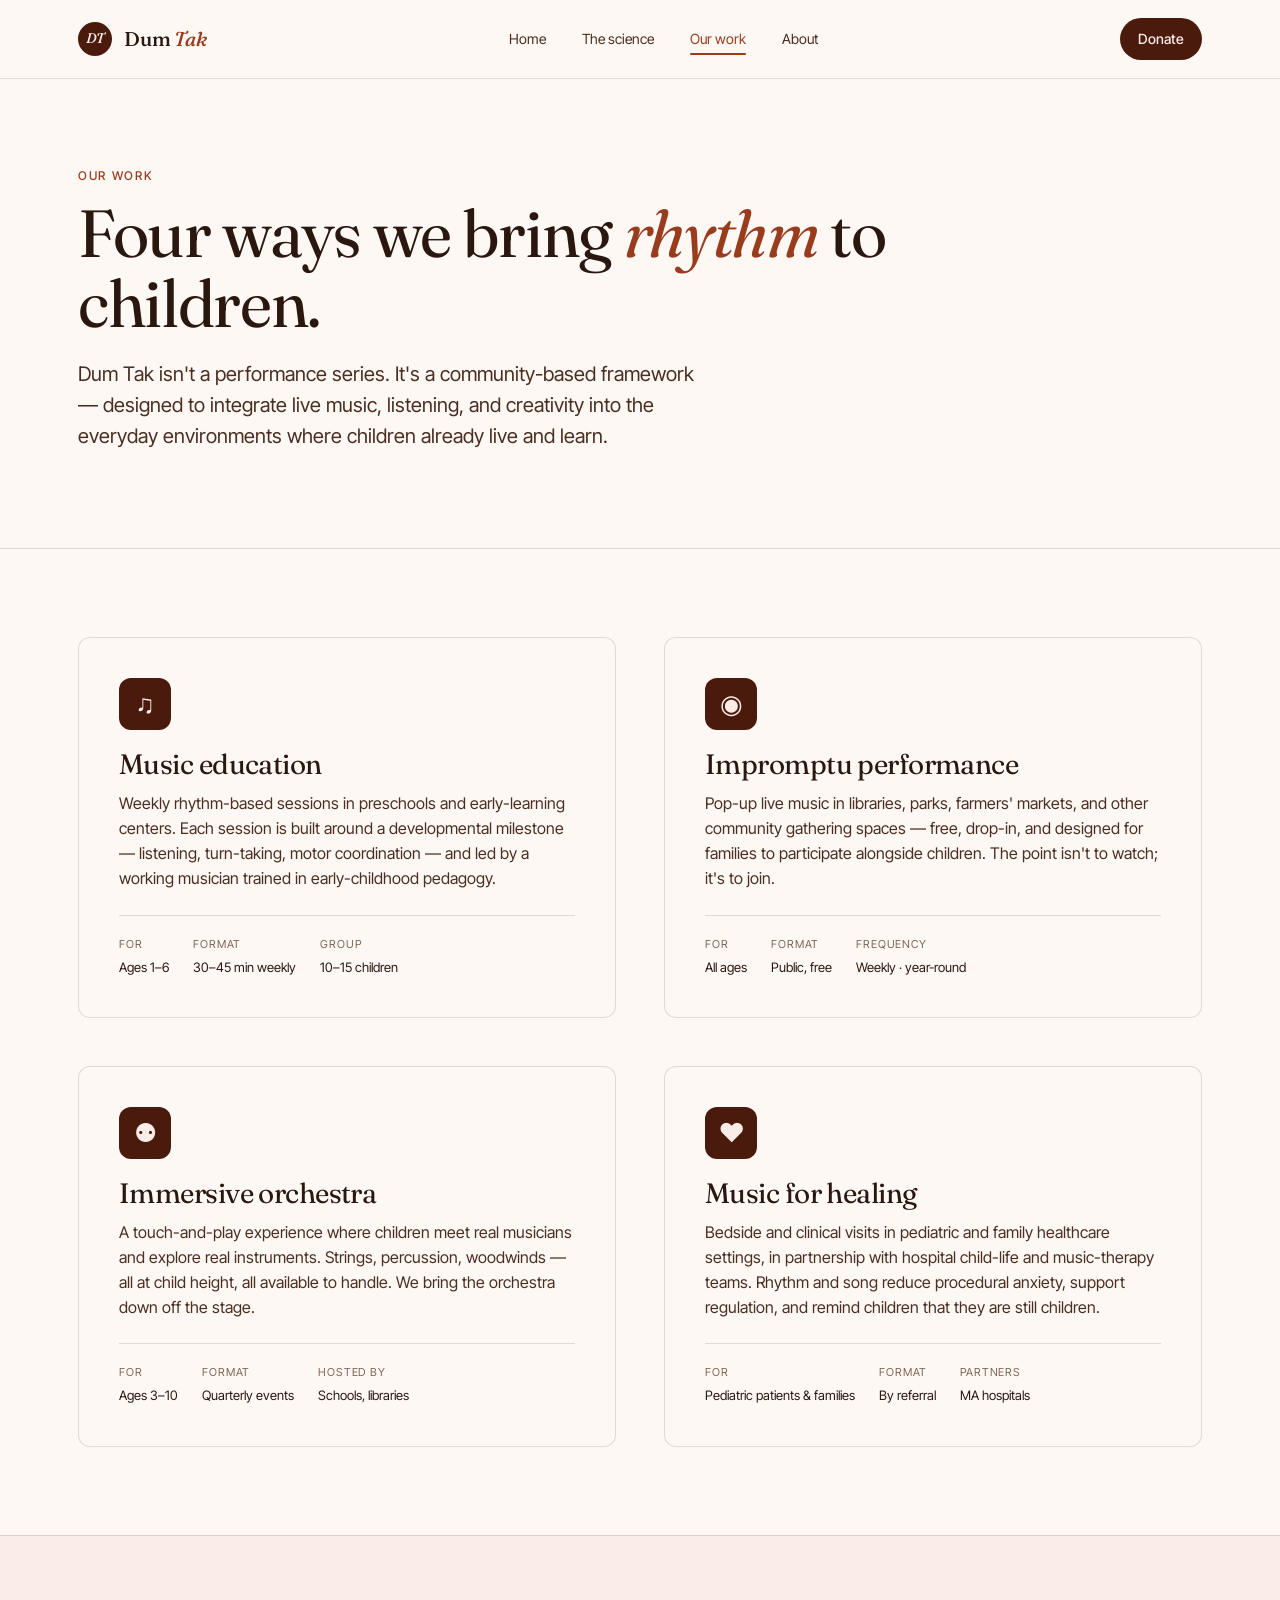
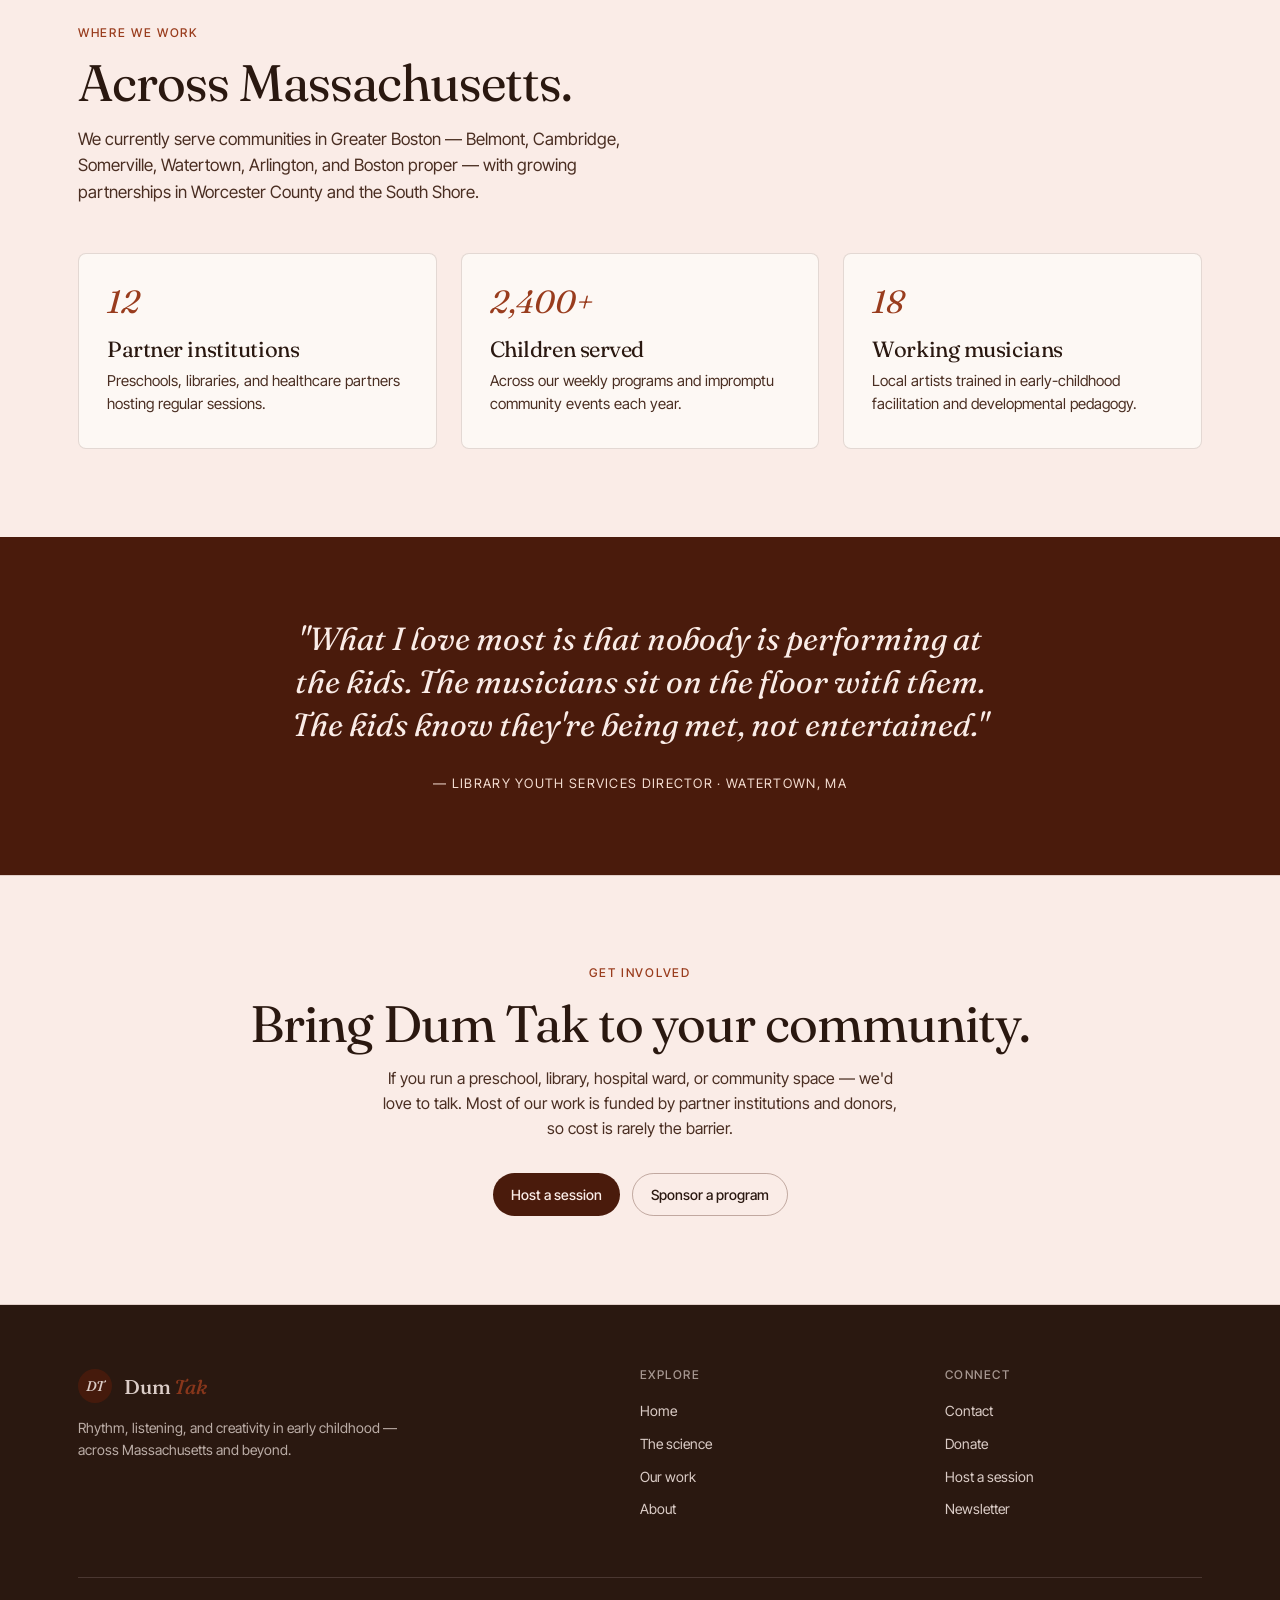
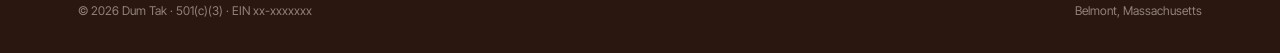
<file: work.html>
<!DOCTYPE html>
<html lang="en">
<head>
  <meta charset="UTF-8" />
  <meta name="viewport" content="width=device-width, initial-scale=1.0" />
  <title>Our work — Dum Tak</title>
  <meta name="description" content="The four programs Dum Tak runs across Massachusetts: music education, impromptu performance, immersive orchestra, and music for healing." />
  <link rel="preconnect" href="https://fonts.googleapis.com" />
  <link rel="preconnect" href="https://fonts.gstatic.com" crossorigin />
  <link href="https://fonts.googleapis.com/css2?family=Fraunces:ital,opsz,wght@0,9..144,300..600;1,9..144,300..600&family=Inter+Tight:wght@400;500;600&display=swap" rel="stylesheet" />
  <link rel="stylesheet" href="styles.css" />
</head>
<body>

<nav class="nav">
  <div class="nav-inner">
    <a href="index.html" class="brand">
      <span class="brand-mark">DT</span>
      <span class="brand-name">Dum <em>Tak</em></span>
    </a>
    <ul class="nav-links">
      <li><a href="index.html">Home</a></li>
      <li><a href="science.html">The science</a></li>
      <li><a href="work.html" class="active">Our work</a></li>
      <li><a href="about.html">About</a></li>
    </ul>
    <a href="contact.html" class="btn btn-primary">Donate</a>
    <button class="nav-toggle" aria-label="Toggle menu">☰</button>
  </div>
</nav>

<header class="page-hero">
  <div class="container">
    <div class="section-eyebrow">Our work</div>
    <h1>Four ways we bring <em>rhythm</em> to children.</h1>
    <p class="lede">Dum Tak isn't a performance series. It's a community-based framework — designed to integrate live music, listening, and creativity into the everyday environments where children already live and learn.</p>
  </div>
</header>

<section>
  <div class="container">
    <div class="work-grid">

      <article class="work-card reveal">
        <div class="service-icon">♫</div>
        <h3>Music education</h3>
        <p>Weekly rhythm-based sessions in preschools and early-learning centers. Each session is built around a developmental milestone — listening, turn-taking, motor coordination — and led by a working musician trained in early-childhood pedagogy.</p>
        <div class="work-meta">
          <div><span>For</span><span>Ages 1–6</span></div>
          <div><span>Format</span><span>30–45 min weekly</span></div>
          <div><span>Group</span><span>10–15 children</span></div>
        </div>
      </article>

      <article class="work-card reveal">
        <div class="service-icon">◉</div>
        <h3>Impromptu performance</h3>
        <p>Pop-up live music in libraries, parks, farmers' markets, and other community gathering spaces — free, drop-in, and designed for families to participate alongside children. The point isn't to watch; it's to join.</p>
        <div class="work-meta">
          <div><span>For</span><span>All ages</span></div>
          <div><span>Format</span><span>Public, free</span></div>
          <div><span>Frequency</span><span>Weekly · year-round</span></div>
        </div>
      </article>

      <article class="work-card reveal">
        <div class="service-icon">⚉</div>
        <h3>Immersive orchestra</h3>
        <p>A touch-and-play experience where children meet real musicians and explore real instruments. Strings, percussion, woodwinds — all at child height, all available to handle. We bring the orchestra down off the stage.</p>
        <div class="work-meta">
          <div><span>For</span><span>Ages 3–10</span></div>
          <div><span>Format</span><span>Quarterly events</span></div>
          <div><span>Hosted by</span><span>Schools, libraries</span></div>
        </div>
      </article>

      <article class="work-card reveal">
        <div class="service-icon">♥</div>
        <h3>Music for healing</h3>
        <p>Bedside and clinical visits in pediatric and family healthcare settings, in partnership with hospital child-life and music-therapy teams. Rhythm and song reduce procedural anxiety, support regulation, and remind children that they are still children.</p>
        <div class="work-meta">
          <div><span>For</span><span>Pediatric patients &amp; families</span></div>
          <div><span>Format</span><span>By referral</span></div>
          <div><span>Partners</span><span>MA hospitals</span></div>
        </div>
      </article>

    </div>
  </div>
</section>

<section style="background: var(--cream); border-top: 0.5px solid var(--line);">
  <div class="container reveal">
    <div class="section-eyebrow">Where we work</div>
    <h2>Across Massachusetts.</h2>
    <p class="section-lede">We currently serve communities in Greater Boston — Belmont, Cambridge, Somerville, Watertown, Arlington, and Boston proper — with growing partnerships in Worcester County and the South Shore.</p>
    <div class="steps">
      <div class="step">
        <div class="step-num">12</div>
        <h3>Partner institutions</h3>
        <p>Preschools, libraries, and healthcare partners hosting regular sessions.</p>
      </div>
      <div class="step">
        <div class="step-num">2,400+</div>
        <h3>Children served</h3>
        <p>Across our weekly programs and impromptu community events each year.</p>
      </div>
      <div class="step">
        <div class="step-num">18</div>
        <h3>Working musicians</h3>
        <p>Local artists trained in early-childhood facilitation and developmental pedagogy.</p>
      </div>
    </div>
  </div>
</section>

<section class="testimonial">
  <div class="container-narrow reveal">
    <blockquote>"What I love most is that nobody is performing <em>at</em> the kids. The musicians sit on the floor with them. The kids know they're being met, not entertained."</blockquote>
    <cite>— Library youth services director · Watertown, MA</cite>
  </div>
</section>

<section class="cta-band">
  <div class="container reveal">
    <div class="section-eyebrow">Get involved</div>
    <h2>Bring Dum Tak to your community.</h2>
    <p>If you run a preschool, library, hospital ward, or community space — we'd love to talk. Most of our work is funded by partner institutions and donors, so cost is rarely the barrier.</p>
    <div class="cta-row">
      <a href="contact.html" class="btn btn-primary">Host a session</a>
      <a href="contact.html" class="btn btn-ghost">Sponsor a program</a>
    </div>
  </div>
</section>

<footer class="footer">
  <div class="container">
    <div class="footer-inner">
      <div class="footer-brand">
        <a href="index.html" class="brand">
          <span class="brand-mark">DT</span>
          <span class="brand-name">Dum <em>Tak</em></span>
        </a>
        <p>Rhythm, listening, and creativity in early childhood — across Massachusetts and beyond.</p>
      </div>
      <div>
        <h4>Explore</h4>
        <ul>
          <li><a href="index.html">Home</a></li>
          <li><a href="science.html">The science</a></li>
          <li><a href="work.html">Our work</a></li>
          <li><a href="about.html">About</a></li>
        </ul>
      </div>
      <div>
        <h4>Connect</h4>
        <ul>
          <li><a href="contact.html">Contact</a></li>
          <li><a href="contact.html">Donate</a></li>
          <li><a href="contact.html">Host a session</a></li>
          <li><a href="contact.html">Newsletter</a></li>
        </ul>
      </div>
    </div>
    <div class="footer-bottom">
      <span>© 2026 Dum Tak · 501(c)(3) · EIN xx-xxxxxxx</span>
      <span>Belmont, Massachusetts</span>
    </div>
  </div>
</footer>

<script src="script.js"></script>
</body>
</html>
</file>
<file: styles.css>
/* ===========================================================
   Dum Tak — Brand styles
   =========================================================== */

:root {
  /* Palette — warm earth, coral, cream */
  --ink: #2a1810;
  --ink-soft: #4a2e22;
  --ink-mute: #806555;
  --cream: #faece7;
  --cream-deep: #f3dcd0;
  --coral: #c8543a;
  --coral-deep: #993c1d;
  --coral-dark: #4a1b0c;
  --rust: #6b2814;
  --bone: #fdf8f4;
  --line: rgba(74, 27, 12, 0.14);
  --line-strong: rgba(74, 27, 12, 0.32);

  /* Type */
  --serif: "Fraunces", "Cormorant Garamond", Georgia, serif;
  --sans: "Inter Tight", "Inter", -apple-system, BlinkMacSystemFont, sans-serif;
  --mono: "JetBrains Mono", ui-monospace, monospace;
}

* { box-sizing: border-box; margin: 0; padding: 0; }

html { scroll-behavior: smooth; }

body {
  font-family: var(--sans);
  color: var(--ink);
  background: var(--bone);
  font-size: 16px;
  line-height: 1.55;
  -webkit-font-smoothing: antialiased;
  -moz-osx-font-smoothing: grayscale;
  overflow-x: hidden;
}

img { max-width: 100%; display: block; }
button { font-family: inherit; }
a { color: inherit; }

/* ============ Layout ============ */
.container { max-width: 1180px; margin: 0 auto; padding: 0 28px; }
.container-narrow { max-width: 760px; margin: 0 auto; padding: 0 28px; }

/* ============ Navigation ============ */
.nav {
  position: sticky;
  top: 0;
  z-index: 50;
  background: rgba(253, 248, 244, 0.92);
  backdrop-filter: saturate(140%) blur(10px);
  -webkit-backdrop-filter: saturate(140%) blur(10px);
  border-bottom: 0.5px solid var(--line);
}
.nav-inner {
  display: flex;
  align-items: center;
  justify-content: space-between;
  padding: 18px 28px;
  max-width: 1180px;
  margin: 0 auto;
}
.brand {
  display: flex;
  align-items: center;
  gap: 12px;
  text-decoration: none;
  color: var(--ink);
}
.brand-mark {
  width: 34px;
  height: 34px;
  border-radius: 50%;
  background: var(--coral-dark);
  color: var(--cream);
  display: grid;
  place-items: center;
  font-family: var(--serif);
  font-style: italic;
  font-weight: 500;
  font-size: 14px;
  letter-spacing: -0.02em;
}
.brand-name {
  font-family: var(--serif);
  font-size: 20px;
  font-weight: 500;
  letter-spacing: -0.01em;
}
.brand-name em { font-style: italic; color: var(--coral-deep); }

.nav-links {
  display: flex;
  gap: 36px;
  list-style: none;
}
.nav-links a {
  text-decoration: none;
  font-size: 14px;
  color: var(--ink-soft);
  transition: color 0.2s;
  position: relative;
  padding: 4px 0;
}
.nav-links a:hover, .nav-links a.active { color: var(--coral-deep); }
.nav-links a.active::after {
  content: "";
  position: absolute;
  left: 0;
  right: 0;
  bottom: -4px;
  height: 2px;
  background: var(--coral-deep);
  border-radius: 2px;
}

.btn {
  display: inline-flex;
  align-items: center;
  gap: 8px;
  padding: 10px 18px;
  border-radius: 999px;
  font-size: 14px;
  font-weight: 500;
  cursor: pointer;
  text-decoration: none;
  border: none;
  transition: transform 0.15s ease, background 0.2s;
}
.btn:active { transform: translateY(1px); }
.btn-primary {
  background: var(--coral-dark);
  color: var(--cream);
}
.btn-primary:hover { background: var(--rust); }
.btn-ghost {
  background: transparent;
  color: var(--ink);
  border: 1px solid var(--line-strong);
}
.btn-ghost:hover { background: var(--cream); }
.btn-light {
  background: var(--cream);
  color: var(--coral-dark);
}
.btn-light:hover { background: var(--cream-deep); }

.nav-toggle {
  display: none;
  background: none;
  border: 0;
  font-size: 24px;
  color: var(--ink);
  cursor: pointer;
}

/* ============ Hero ============ */
.hero {
  position: relative;
  padding: 96px 0 64px;
  overflow: hidden;
}
.hero::before {
  content: "";
  position: absolute;
  inset: 0;
  background:
    radial-gradient(ellipse 60% 40% at 80% 30%, rgba(200, 84, 58, 0.08), transparent 60%),
    radial-gradient(ellipse 70% 50% at 10% 80%, rgba(250, 236, 231, 0.6), transparent 60%);
  pointer-events: none;
}
.hero-inner {
  position: relative;
  display: grid;
  grid-template-columns: 1.4fr 1fr;
  gap: 72px;
  align-items: center;
}
.eyebrow {
  display: inline-flex;
  align-items: center;
  gap: 10px;
  padding: 6px 14px;
  background: var(--cream);
  color: var(--coral-dark);
  border-radius: 999px;
  font-size: 12px;
  letter-spacing: 0.08em;
  text-transform: uppercase;
  font-weight: 500;
  margin-bottom: 24px;
}
.heart-dot {
  width: 7px; height: 7px;
  border-radius: 50%;
  background: var(--coral);
  animation: heartbeat 1.4s ease-in-out infinite;
}
@keyframes heartbeat {
  0%, 60%, 100% { transform: scale(1); opacity: 1; }
  20% { transform: scale(1.7); opacity: 0.5; }
  30% { transform: scale(1.1); opacity: 0.9; }
  40% { transform: scale(1.5); opacity: 0.6; }
}

h1, h2, h3, h4 {
  font-family: var(--serif);
  font-weight: 400;
  letter-spacing: -0.02em;
  line-height: 1.05;
  color: var(--ink);
}
h1 {
  font-size: clamp(44px, 6vw, 84px);
  margin-bottom: 24px;
}
h1 em {
  font-style: italic;
  color: var(--coral-deep);
  font-feature-settings: "ss01";
}
.lede {
  font-size: 19px;
  line-height: 1.55;
  color: var(--ink-soft);
  max-width: 540px;
  margin-bottom: 32px;
}
.hero-actions {
  display: flex;
  gap: 12px;
  flex-wrap: wrap;
  align-items: center;
}

/* Hero side art — abstract sound visualization */
.hero-art {
  position: relative;
  aspect-ratio: 1 / 1;
  border-radius: 50%;
  background: var(--cream);
  display: grid;
  place-items: center;
  overflow: hidden;
}
.hero-art::before {
  content: "";
  position: absolute;
  inset: 0;
  background: radial-gradient(circle at center, transparent 30%, rgba(200, 84, 58, 0.08) 60%, transparent 80%);
}
.wave-rings { position: absolute; inset: 0; }
.wave-rings circle {
  fill: none;
  stroke: var(--coral-dark);
  stroke-width: 0.5;
  opacity: 0.18;
  transform-origin: center;
  animation: pulse-out 4s ease-out infinite;
}
.wave-rings circle:nth-child(2) { animation-delay: 1s; }
.wave-rings circle:nth-child(3) { animation-delay: 2s; }
.wave-rings circle:nth-child(4) { animation-delay: 3s; }
@keyframes pulse-out {
  0% { transform: scale(0.3); opacity: 0.5; }
  100% { transform: scale(1.4); opacity: 0; }
}
.hero-art-center {
  position: relative;
  width: 56%;
  aspect-ratio: 1;
  border-radius: 50%;
  background: var(--coral-dark);
  color: var(--cream);
  display: grid;
  place-items: center;
  font-family: var(--serif);
  font-style: italic;
  font-size: clamp(28px, 4vw, 44px);
}
.hero-art-center span:first-child {
  position: absolute;
  top: 28%;
  left: 24%;
}
.hero-art-center span:last-child {
  position: absolute;
  bottom: 24%;
  right: 22%;
  color: var(--cream-deep);
}
.hero-art-dot {
  width: 6px; height: 6px;
  border-radius: 50%;
  background: var(--cream);
}

/* ============ Stats ============ */
.stats {
  border-top: 0.5px solid var(--line);
  border-bottom: 0.5px solid var(--line);
  background: var(--bone);
}
.stats-grid {
  display: grid;
  grid-template-columns: repeat(3, 1fr);
}
.stat {
  padding: 40px 28px;
  border-right: 0.5px solid var(--line);
}
.stat:last-child { border-right: 0; }
.stat-num {
  font-family: var(--serif);
  font-size: 64px;
  font-weight: 400;
  color: var(--coral-dark);
  line-height: 1;
  margin-bottom: 12px;
  letter-spacing: -0.03em;
}
.stat-num em { font-style: italic; }
.stat-label {
  font-size: 15px;
  font-weight: 500;
  margin-bottom: 6px;
}
.stat-cite {
  font-size: 12px;
  color: var(--ink-mute);
  font-style: italic;
}

/* ============ Sections ============ */
section { padding: 88px 0; }
.section-eyebrow {
  font-size: 12px;
  letter-spacing: 0.14em;
  text-transform: uppercase;
  color: var(--coral-deep);
  margin-bottom: 14px;
  font-weight: 500;
}
h2 { font-size: clamp(32px, 4vw, 52px); margin-bottom: 16px; }
h3 { font-size: 22px; }
.section-lede {
  font-size: 17px;
  color: var(--ink-soft);
  max-width: 560px;
  margin-bottom: 48px;
}

/* Origin / pull quote */
.origin {
  background: var(--cream);
  position: relative;
  overflow: hidden;
}
.origin::before {
  content: "“";
  position: absolute;
  top: -60px;
  left: -20px;
  font-family: var(--serif);
  font-size: 400px;
  color: var(--cream-deep);
  line-height: 1;
  font-style: italic;
  pointer-events: none;
}
.origin-inner { position: relative; padding: 96px 0; }
.origin blockquote {
  font-family: var(--serif);
  font-size: clamp(26px, 3.4vw, 40px);
  line-height: 1.25;
  color: var(--ink);
  font-style: italic;
  max-width: 760px;
  margin-bottom: 24px;
  letter-spacing: -0.01em;
}
.origin blockquote strong {
  font-weight: 400;
  color: var(--coral-deep);
  font-style: normal;
}
.origin cite {
  font-size: 14px;
  color: var(--coral-dark);
  font-style: normal;
  letter-spacing: 0.04em;
}

/* Steps */
.steps {
  display: grid;
  grid-template-columns: repeat(3, 1fr);
  gap: 24px;
}
.step {
  padding: 32px 28px;
  background: var(--bone);
  border: 0.5px solid var(--line);
  border-radius: 8px;
  transition: transform 0.3s, border-color 0.3s;
}
.step:hover {
  transform: translateY(-4px);
  border-color: var(--coral);
}
.step-num {
  font-family: var(--serif);
  font-style: italic;
  font-size: 32px;
  color: var(--coral-deep);
  line-height: 1;
  margin-bottom: 20px;
}
.step h3 { font-size: 22px; margin-bottom: 8px; }
.step p { color: var(--ink-soft); font-size: 15px; line-height: 1.55; }

/* Services */
.services {
  display: grid;
  grid-template-columns: repeat(2, 1fr);
  gap: 1px;
  background: var(--line);
  border: 0.5px solid var(--line);
  border-radius: 8px;
  overflow: hidden;
}
.service {
  background: var(--bone);
  padding: 36px;
  transition: background 0.25s;
  cursor: pointer;
}
.service:hover { background: var(--cream); }
.service-icon {
  width: 44px; height: 44px;
  border-radius: 12px;
  background: var(--coral-dark);
  color: var(--cream);
  display: grid;
  place-items: center;
  margin-bottom: 20px;
  font-size: 22px;
}
.service h3 { margin-bottom: 8px; font-size: 22px; }
.service p { color: var(--ink-soft); margin-bottom: 16px; font-size: 15px; }
.service-meta {
  font-size: 12px;
  color: var(--ink-mute);
  letter-spacing: 0.06em;
  text-transform: uppercase;
}

/* Testimonial */
.testimonial {
  padding: 80px 0;
  background: var(--coral-dark);
  color: var(--cream);
  text-align: center;
}
.testimonial blockquote {
  font-family: var(--serif);
  font-size: clamp(22px, 2.8vw, 32px);
  line-height: 1.35;
  font-style: italic;
  max-width: 760px;
  margin: 0 auto 24px;
}
.testimonial cite {
  font-size: 13px;
  letter-spacing: 0.1em;
  text-transform: uppercase;
  color: var(--cream-deep);
  font-style: normal;
}

/* CTA band */
.cta-band {
  padding: 88px 0;
  text-align: center;
  background: var(--cream);
  border-top: 0.5px solid var(--line);
  border-bottom: 0.5px solid var(--line);
}
.cta-band h2 { margin-bottom: 16px; }
.cta-band p { color: var(--ink-soft); max-width: 520px; margin: 0 auto 32px; }
.cta-row { display: flex; gap: 12px; justify-content: center; flex-wrap: wrap; }

/* Footer */
.footer {
  background: var(--ink);
  color: var(--cream);
  padding: 64px 0 32px;
}
.footer-inner {
  display: grid;
  grid-template-columns: 2fr 1fr 1fr;
  gap: 48px;
  margin-bottom: 48px;
}
.footer-brand .brand-name { color: var(--cream); }
.footer-brand p { color: rgba(250, 236, 231, 0.7); font-size: 14px; max-width: 320px; margin-top: 14px; }
.footer h4 {
  font-family: var(--sans);
  font-size: 12px;
  letter-spacing: 0.12em;
  text-transform: uppercase;
  color: rgba(250, 236, 231, 0.6);
  margin-bottom: 16px;
  font-weight: 500;
}
.footer ul { list-style: none; }
.footer li { margin-bottom: 8px; }
.footer a {
  color: var(--cream);
  text-decoration: none;
  font-size: 14px;
  opacity: 0.85;
}
.footer a:hover { opacity: 1; color: var(--coral); }
.footer-bottom {
  border-top: 0.5px solid rgba(250, 236, 231, 0.15);
  padding-top: 24px;
  display: flex;
  justify-content: space-between;
  font-size: 12px;
  color: rgba(250, 236, 231, 0.5);
}

/* ============ Page hero (inner pages) ============ */
.page-hero {
  padding: 88px 0 64px;
  border-bottom: 0.5px solid var(--line);
  position: relative;
}
.page-hero h1 {
  font-size: clamp(40px, 5.2vw, 72px);
  margin-bottom: 20px;
  max-width: 880px;
}
.page-hero .lede { font-size: 20px; max-width: 640px; }

/* ============ Science page ============ */
.science-grid {
  display: grid;
  grid-template-columns: 220px 1fr;
  gap: 64px;
  margin-top: 48px;
}
.science-toc {
  position: sticky;
  top: 100px;
  align-self: start;
}
.science-toc h4 {
  font-family: var(--sans);
  font-size: 11px;
  text-transform: uppercase;
  letter-spacing: 0.12em;
  color: var(--ink-mute);
  margin-bottom: 14px;
}
.science-toc ol {
  list-style: none;
  counter-reset: item;
}
.science-toc li {
  counter-increment: item;
  margin-bottom: 12px;
  font-size: 14px;
}
.science-toc li::before {
  content: counter(item, decimal-leading-zero);
  font-family: var(--serif);
  font-style: italic;
  color: var(--coral-deep);
  margin-right: 10px;
}
.science-toc a { text-decoration: none; color: var(--ink-soft); }
.science-toc a:hover { color: var(--coral-deep); }

.science-article > section {
  padding: 0 0 56px;
  border-bottom: 0.5px solid var(--line);
  margin-bottom: 56px;
}
.science-article > section:last-child { border-bottom: 0; }
.science-article h2 {
  font-size: 36px;
  margin-bottom: 20px;
}
.science-article p {
  font-size: 17px;
  line-height: 1.7;
  color: var(--ink-soft);
  margin-bottom: 18px;
  max-width: 640px;
}
.science-article p strong { color: var(--ink); font-weight: 500; }
.pull-stat {
  background: var(--cream);
  padding: 32px;
  border-left: 3px solid var(--coral-deep);
  margin: 28px 0;
  border-radius: 0 8px 8px 0;
}
.pull-stat-num {
  font-family: var(--serif);
  font-size: 56px;
  color: var(--coral-dark);
  line-height: 1;
  margin-bottom: 8px;
  letter-spacing: -0.02em;
}
.pull-stat-label {
  font-size: 16px;
  color: var(--ink);
  margin-bottom: 6px;
}
.pull-stat-cite {
  font-size: 12px;
  color: var(--ink-mute);
  font-style: italic;
}

/* ============ Work page ============ */
.work-grid {
  display: grid;
  grid-template-columns: 1fr 1fr;
  gap: 48px;
}
.work-card {
  background: var(--bone);
  border: 0.5px solid var(--line);
  border-radius: 12px;
  padding: 40px;
  transition: transform 0.3s, border-color 0.3s;
}
.work-card:hover {
  transform: translateY(-4px);
  border-color: var(--coral);
}
.work-card .service-icon { width: 52px; height: 52px; font-size: 26px; }
.work-card h3 { font-size: 28px; margin-bottom: 12px; }
.work-card p { font-size: 16px; color: var(--ink-soft); margin-bottom: 24px; }
.work-meta {
  display: flex;
  gap: 24px;
  padding-top: 20px;
  border-top: 0.5px solid var(--line);
  font-size: 13px;
}
.work-meta div span:first-child {
  display: block;
  color: var(--ink-mute);
  text-transform: uppercase;
  letter-spacing: 0.08em;
  font-size: 11px;
  margin-bottom: 4px;
}

/* ============ About page ============ */
.about-prose {
  max-width: 680px;
}
.about-prose p {
  font-size: 18px;
  line-height: 1.7;
  color: var(--ink-soft);
  margin-bottom: 22px;
}
.about-prose p:first-of-type::first-letter {
  font-family: var(--serif);
  font-style: italic;
  font-size: 84px;
  float: left;
  line-height: 0.85;
  margin: 8px 14px -4px 0;
  color: var(--coral-deep);
}
.values {
  display: grid;
  grid-template-columns: repeat(3, 1fr);
  gap: 32px;
  margin-top: 64px;
  padding-top: 64px;
  border-top: 0.5px solid var(--line);
}
.value h3 {
  font-size: 22px;
  margin-bottom: 10px;
  color: var(--coral-deep);
}
.value p { color: var(--ink-soft); font-size: 15px; line-height: 1.6; }

/* ============ Contact page ============ */
.contact-grid {
  display: grid;
  grid-template-columns: 1fr 1fr;
  gap: 64px;
  margin-top: 48px;
}
.contact-info h3 { font-size: 22px; margin-bottom: 20px; }
.contact-info dl {
  display: grid;
  grid-template-columns: 100px 1fr;
  gap: 16px 20px;
  margin-bottom: 32px;
}
.contact-info dt {
  font-size: 12px;
  text-transform: uppercase;
  letter-spacing: 0.1em;
  color: var(--ink-mute);
  padding-top: 4px;
}
.contact-info dd { font-size: 16px; color: var(--ink); }
.contact-info dd a { color: var(--coral-deep); text-decoration: none; }
.contact-info dd a:hover { text-decoration: underline; }

.form-card {
  background: var(--cream);
  padding: 40px;
  border-radius: 12px;
}
.form-card h3 { font-size: 22px; margin-bottom: 8px; }
.form-card p.form-lede { color: var(--ink-soft); font-size: 15px; margin-bottom: 24px; }
.field { margin-bottom: 18px; }
.field label {
  display: block;
  font-size: 13px;
  font-weight: 500;
  margin-bottom: 6px;
  color: var(--ink);
}
.field input, .field select, .field textarea {
  width: 100%;
  padding: 12px 14px;
  border: 1px solid var(--line-strong);
  border-radius: 8px;
  background: var(--bone);
  font-family: inherit;
  font-size: 15px;
  color: var(--ink);
  transition: border-color 0.2s;
}
.field input:focus, .field select:focus, .field textarea:focus {
  outline: none;
  border-color: var(--coral-deep);
}
.field textarea { min-height: 110px; resize: vertical; }
.form-card button[type="submit"] { width: 100%; padding: 14px; }

/* Audio button */
.audio-btn {
  display: inline-flex;
  align-items: center;
  gap: 10px;
  padding: 10px 18px;
  border-radius: 999px;
  background: transparent;
  border: 1px solid var(--line-strong);
  color: var(--ink);
  cursor: pointer;
  font-size: 14px;
  transition: background 0.2s, border-color 0.2s;
}
.audio-btn:hover { background: var(--cream); border-color: var(--coral); }
.audio-btn .audio-icon {
  width: 22px; height: 22px;
  border-radius: 50%;
  background: var(--coral-deep);
  color: var(--cream);
  display: grid;
  place-items: center;
  font-size: 11px;
}

/* Reveal on scroll */
.reveal {
  opacity: 0;
  transform: translateY(20px);
  transition: opacity 0.8s ease, transform 0.8s ease;
}
.reveal.visible {
  opacity: 1;
  transform: translateY(0);
}

/* ============ Responsive ============ */
@media (max-width: 900px) {
  .hero-inner { grid-template-columns: 1fr; gap: 40px; }
  .hero-art { max-width: 360px; margin: 0 auto; }
  .stats-grid { grid-template-columns: 1fr; }
  .stat { border-right: 0; border-bottom: 0.5px solid var(--line); }
  .stat:last-child { border-bottom: 0; }
  .steps, .services, .work-grid, .values, .contact-grid { grid-template-columns: 1fr; }
  .science-grid { grid-template-columns: 1fr; gap: 32px; }
  .science-toc { position: static; }
  .footer-inner { grid-template-columns: 1fr; gap: 32px; }
}

@media (max-width: 640px) {
  .nav-links { display: none; }
  .nav-toggle { display: block; }
  .nav-links.open {
    display: flex;
    position: absolute;
    top: 100%;
    left: 0;
    right: 0;
    flex-direction: column;
    background: var(--bone);
    padding: 20px 28px;
    border-bottom: 0.5px solid var(--line);
    gap: 16px;
  }
  section, .hero { padding: 64px 0; }
  .hero { padding-top: 56px; }
  h1 { font-size: 44px; }
  .stat { padding: 28px 24px; }
  .stat-num { font-size: 48px; }
  .work-card, .form-card, .service { padding: 28px; }
  .about-prose p:first-of-type::first-letter { font-size: 64px; }
}
</file>
